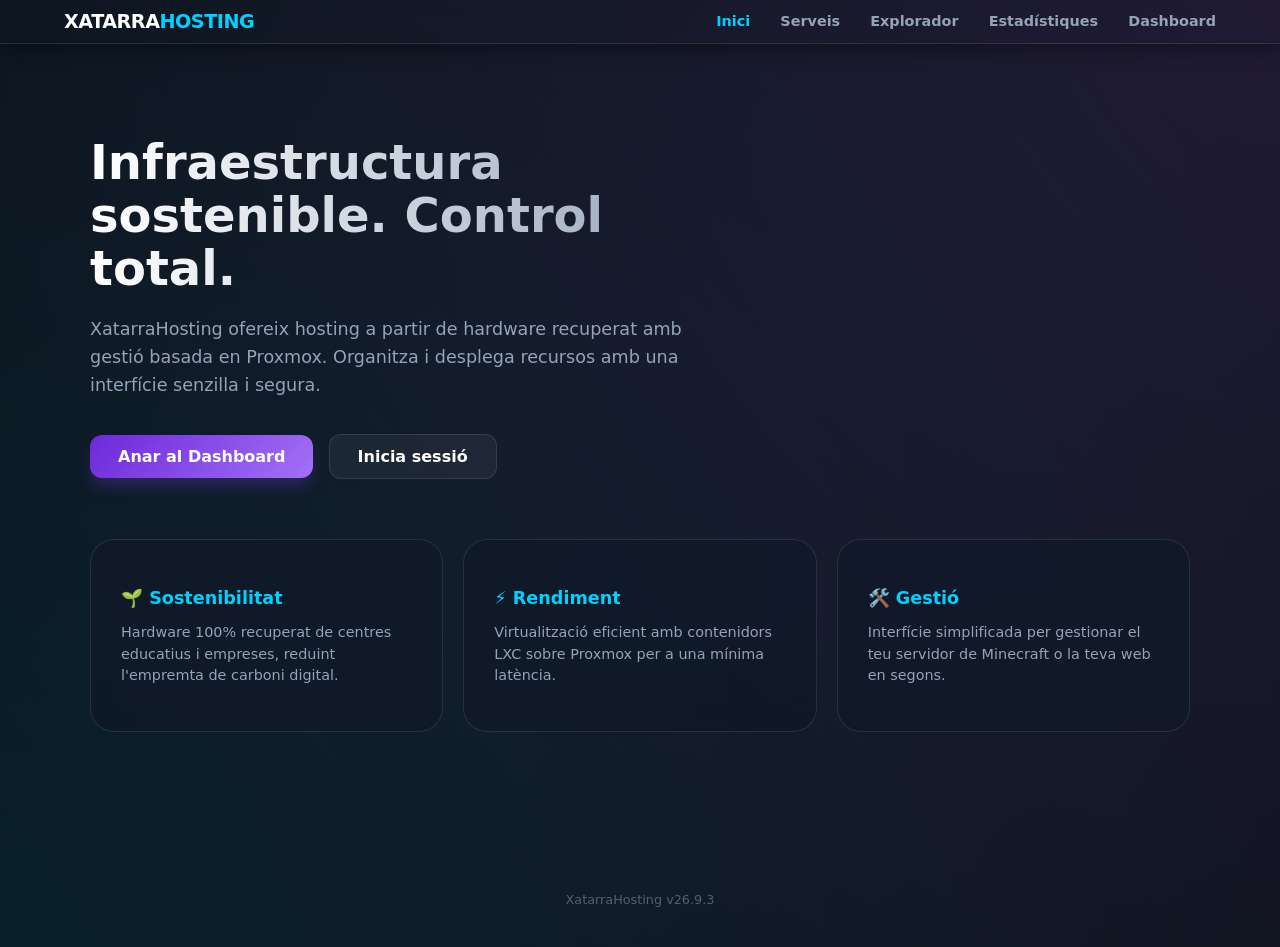
<file: web/index.html>
<!DOCTYPE html>
<!-- Declaración del tipo de documento HTML5 -->
<html lang="ca">
<!-- Inicio del documento HTML, idioma catalán -->
<head>
    <!-- Metadatos y configuración de la página -->
    <meta charset="UTF-8">
    <!-- Codificación de caracteres UTF-8 -->
    <meta name="viewport" content="width=device-width, initial-scale=1.0">
    <!-- Configuración de viewport para dispositivos móviles -->
    <title>XatarraHosting | Sostenibilitat i Control</title>
    <!-- Título de la página -->
    <link rel="stylesheet" href="index.css">

</head>
<body>
    <!-- Barra de navegación -->
	<nav class="">
    		<!-- Logo de la aplicación -->
    		<div class="logo">XATARRA<span style="color: #00d2ff;">HOSTING</span></div>
    
    		<div class="nav-right-container">
        		<!-- Enlaces de navegación -->
        		<div class="nav-links" style="position: relative; height: 21px;">
            		<a href="index.html" style="color: #00d2ff; font-weight: bold;"><b class="">Inici</b></a>
                    <a href="serveis.html" class=""><b>Serveis</b></a>
                    <a href="explorador.html" class=""><b>Explorador</b></a>
            		<a href="statistic.html" class=""><b>Estadístiques</b></a>
            		<a href="dashboard.html" class="" style=""><b>Dashboard</b></a>
        		</div>

        		<!-- Panel de sesión en la navegación (oculto por defecto) -->
        		<div id="session-panel" class="glass-card session-card session-card-nav" style="display: none;">
            			<h3>Sessi  Activa</h3>
            			<span class="user-name">Hola, <span id="display-user" style="color: #a371f7; font-weight: bold;">Usuari</span></span>
            			<div style="display: flex; gap: 8px; justify-content: flex-start; margin-top: 5px;">
                			<button onclick="logout()" class="btn btn-outline">Sortir</button>
                			<a href="dashboard.html" class="btn btn-purple">Panell</a>
            			</div>
        		</div>
   	 </div>
	</nav>

    <!-- Sección principal del hero -->
    <div class="container">
        <div class="hero-content">
            <!-- Título y descripción principal -->
            <h1 class="">Infraestructura sostenible. Control total.</h1>
            <p class="">XatarraHosting ofereix hosting a partir de hardware recuperat amb gestió basada en Proxmox. Organitza i desplega recursos amb una interfície senzilla i segura.</p>
            
            <!-- Acciones del hero: vista para usuarios no logueados -->
            <div id="hero-actions">
    			<div id="logged-out-view" class="">
        			<a href="dashboard.html" class="btn btn-purple">Anar al Dashboard</a>
				<a href="login.html" id="btn-login" class="btn btn-outline">Inicia sessió</a>
			</div>

    			<!-- Panel de sesión en el hero (oculto por defecto) -->
    			<div id="session-panel" class="glass-card session-card" style="display: none;">
        			<h3>Sessió Activa</h3>
        			<span class="user-name">Hola, <span id="display-user" style="color: #a371f7; font-weight: bold;">Usuari</span></span>
        				<div style="display: flex; gap: 10px; justify-content: center; margin-top: 15px;">
            				<button onclick="logout()" class="btn btn-outline">Tancar sessió</button>
            				<a href="dashboard.html" class="btn btn-purple">Dashboard</a>
        				</div>
    			</div>
			</div>
        </div>

        <!-- Nota: Aquí falta cerrar la div .hero-content, pero en el código original parece estar cerrado después -->
    </div>

    <!-- Grid de características -->
    <div class="features-grid" style="">
        <!-- Característica 1: Sostenibilidad -->
        <div class="glass-card feature-item">
            <h3 class="">🌱 Sostenibilitat</h3>
            <p class="">Hardware 100% recuperat de centres educatius i empreses, reduint l'empremta de carboni digital.</p>
        </div>
        <!-- Característica 2: Rendimiento -->
        <div class="glass-card feature-item">
            <h3>⚡ Rendiment</h3>
            <p>Virtualització eficient amb contenidors LXC sobre Proxmox per a una mínima latència.</p>
        </div>
        <!-- Característica 3: Gestión -->
        <div class="glass-card feature-item">
            <h3 class="">🛠️ Gestió</h3>
            <p class="">Interfície simplificada per gestionar el teu servidor de Minecraft o la teva web en segons.</p>
        </div>
    </div>

    <!-- Pie de página -->
    <footer class="">
        XatarraHosting v26.9.3
    </footer>
    
    <!-- Script de autenticación -->
    <script src="auth.js?v=3"></script>
</body>
</html>
</file>
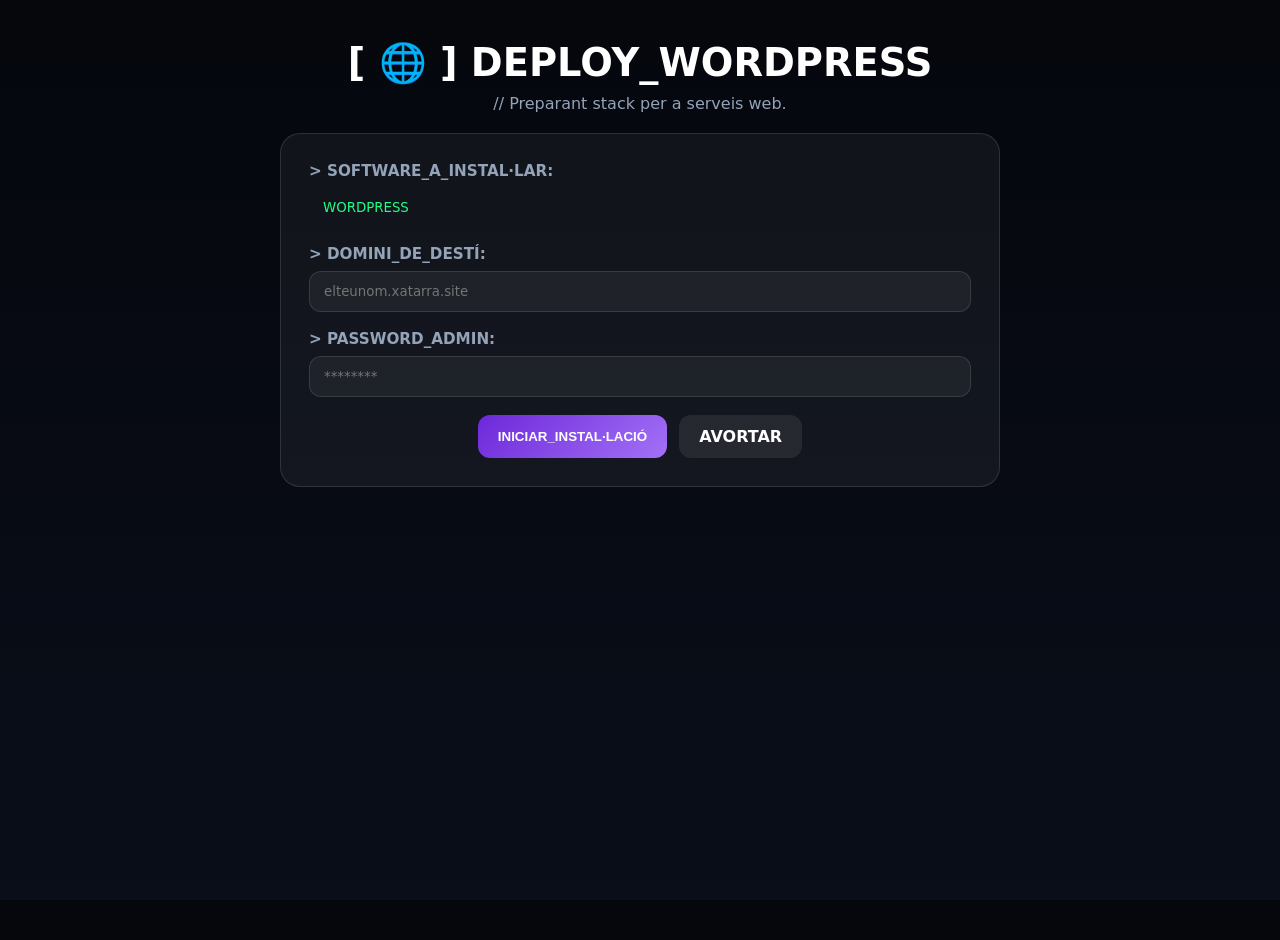
<file: web/web/index.html>
<!DOCTYPE html>
<html lang="ca">
<head>
    <meta charset="UTF-8">
    <link rel="stylesheet" href="index.css">
    <title>Xatarra | Deploy Web</title>
</head>
<body class="deploy-page">
    <div class="container">
        <header class="deploy-header">
            <h1 id="main-title">[ 🌐 ] DEPLOY_WEB</h1>
            <p id="software-desc">// Preparant stack per a serveis web.</p>
        </header>

        <main class="console-box">
            <div class="form-group">
                <label>> SOFTWARE_A_INSTAL·LAR:</label>
                <input type="text" id="soft-display" readonly style="background:transparent; border:none; color:var(--radioactive);">
            </div>
            <div class="form-group">
                <label>> DOMINI_DE_DESTÍ:</label>
                <input type="text" id="domain" placeholder="elteunom.xatarra.site">
            </div>
            <div class="form-group">
                <label>> PASSWORD_ADMIN:</label>
                <input type="password" id="adminpass" placeholder="********">
            </div>
            
            <div class="actions">
                <button onclick="executarDeploy()" class="btn-deploy">INICIAR_INSTAL·LACIÓ</button>
                <a href="../index.html" class="btn-back">AVORTAR</a>
            </div>
        </main>
    </div>

    <script>
        const params = new URLSearchParams(window.location.search);
        const soft = params.get('soft') || 'wordpress';
        
        document.getElementById('soft-display').value = soft.toUpperCase();
        document.getElementById('main-title').innerText = `[ 🌐 ] DEPLOY_${soft.toUpperCase()}`;

        function executarDeploy() {
            const domain = document.getElementById('domain').value;
            if(!domain) return alert("Error: El domini és obligatori.");
            
            // Aquí la petició va a l'API de la .151
            alert(`Connectant amb l'API... Desplegant ${soft} a ${domain}`);
            window.location.href = '../dashboard.html';
        }
    </script>
</body>
</html>
</file>
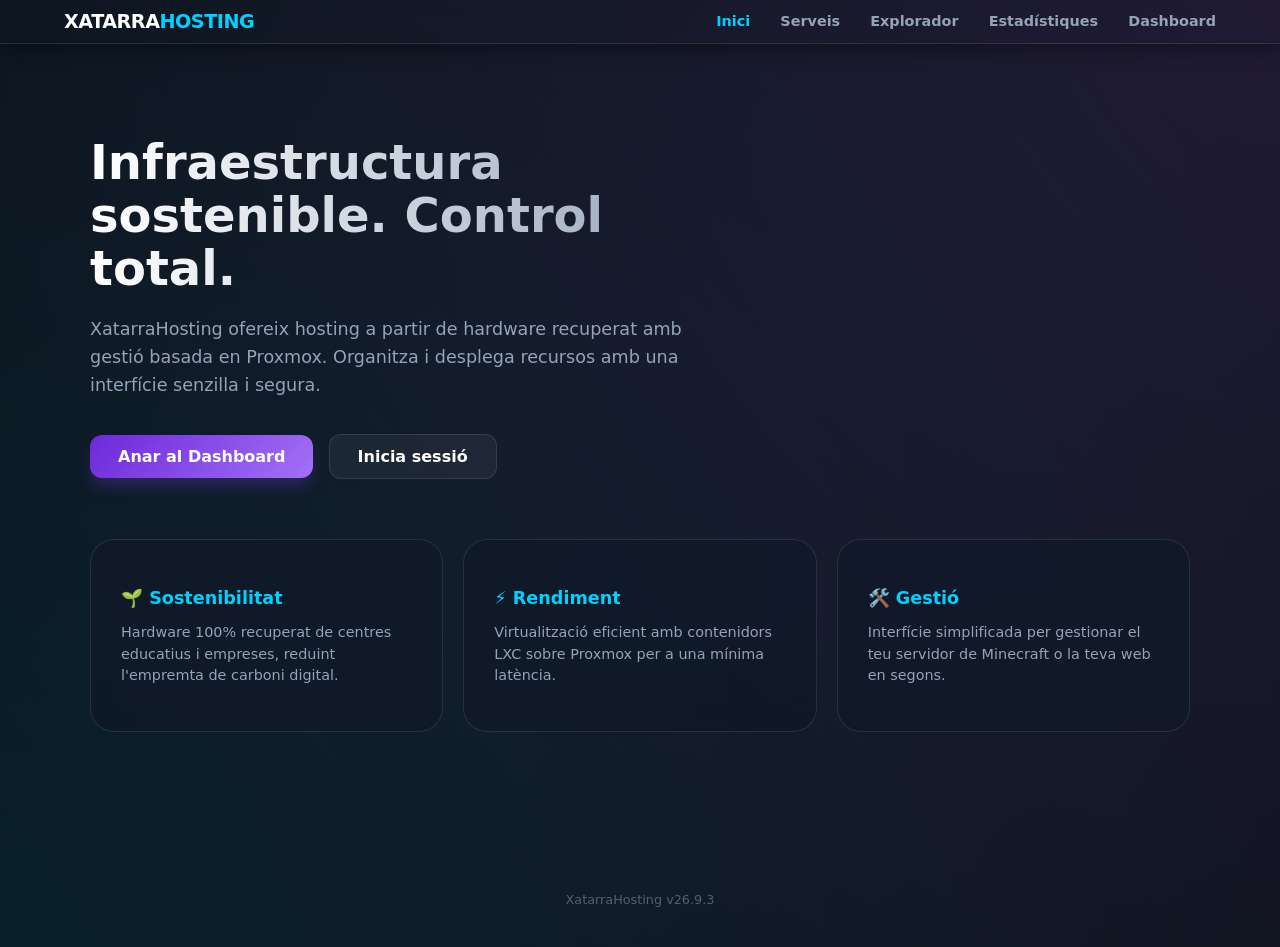
<file: web/dashboard.html>
<!DOCTYPE html>
<html lang="ca">
<head>
    <meta charset="UTF-8">
    <title>Dashboard - XatarraHosting</title>
<link rel="stylesheet" href="style.css">
    <link rel="stylesheet" href="style.css">
    <style>
        .dashboard-grid { display: grid; gap: 20px; padding: 20px; }
        .wizard-overlay {
            display: none; position: fixed; top:0; left:0; width:100%; height:100%;
            background: rgba(0,0,0,0.8); backdrop-filter: blur(10px); z-index: 1000;
        }
        .wizard-card {
            background: var(--card-bg); max-width: 500px; margin: 50px auto;
            padding: 30px; border-radius: 20px; border: 1px solid var(--accent-purple);
        }
        .form-group { margin-bottom: 15px; }
        select, input { width: 100%; padding: 10px; background: rgba(0,0,0,0.3); border: 1px solid var(--border-color); color: white; border-radius: 8px; }
        
        /* INFO CARD - SERVIDOR LIMIT */
        .limit-info-card {
            background: linear-gradient(135deg, rgba(125, 95, 255, 0.1), rgba(179, 55, 113, 0.1));
            border: 1px solid rgba(125, 95, 255, 0.3);
            border-radius: 12px;
            padding: 16px;
            margin-bottom: 20px;
            display: flex;
            align-items: center;
            gap: 15px;
        }
        .limit-info-card .icon { font-size: 2rem; }
        .limit-info-card .info h3 { margin: 0; color: #b33771; font-size: 1rem; }
        .limit-info-card .info p { margin: 5px 0 0 0; color: #aaa; font-size: 0.9rem; }
    </style>
        
    </head>
<script>
    // Bloqueig de seguretat immediat
    if (!localStorage.getItem('github_user')) {
        alert("Accés denegat. Has d'iniciar sessió.");
        window.location.href = "index.html";
    }
</script>
<body>
      <nav class="">
    		<div class="logo">XATARRA<span style="color: #00d2ff;">HOSTING</span></div>
    
    		<div class="nav-right-container">
        		<div class="nav-links" style="position: relative; height: 21px;">
            		<a href="index.html"><b>Inici</b></a>
                    <a href="serveis.html"><b>Serveis</b></a>
                    <a href="explorador.html"><b>Explorador</b></a>
            		<a href="statistic.html"><b>Estadístiques</b></a>
            		<a href="dashboard.html" style="color: #00d2ff; font-weight: bold;"><b>Dashboard</b></a>
        		</div>

        	<div id="session-panel" class="glass-card session-card session-card-nav" style="display: none; background: rgba(17, 25, 40, 0.75); backdrop-filter: blur(12px); border: 1px solid rgba(255, 255, 255, 0.1); border-radius: 24px; padding: 30px; transition: 0.3s;">
            		<h3>Sessi  Activa</h3>
            		<span class="user-name">Hola, <span id="display-user" style="color: #a371f7; font-weight: bold;">Usuari</span></span>
        	</div>
   	 </div>
	</nav>
    <div class="container">
        <header style="display: flex; justify-content: space-between; align-items: center;">
            <h1>El meu panell</h1>
        </header>

        <!-- INFO LIMIT CD SERVIDOR -->
        <div class="limit-info-card" id="limit-info-card">
            <div class="icon">📊</div>
            <div class="info">
                <h3>Plan Gratuït: 1 Servidor</h3>
                <p>Actualment tens <span id="servidor-count">0</span>/1 servidor actiu. Els servidors addicionals es desbloquejaran comprant un plan de pagament (encara no estan actius).</p>
            </div>
        </div>

        <div id="setup-minecraft" style="display: none; background: #1a1a1a; padding: 25px; border-radius: 12px; border: 1px solid #7d5fff; margin-top: 20px; color: white;">
            <h2 style="color: #7d5fff;">🛰️ Configuració Avançada Minecraft</h2>
            <hr style="border: 0.5px solid #333; margin: 15px 0;">

            <div style="display: grid; grid-template-columns: 1fr 1fr; gap: 20px;">
                <div>
                    <label><b>Subdomini del servidor:</b></label><br>
                    <div style="display: flex; align-items: center; gap: 5px;">
                        <input type="text" id="mc-subdomain" placeholder="el-meu-servidor" maxlength="30" style="padding: 10px; width: calc(80% - 5px); background: #000; color: #fff; border: 1px solid #444; border-radius: 5px;" 
                               oninput="validarSubdomini(this)">
                        <span id="subdomain-status" style="font-size: 1.2rem; display: none;">✅</span>
                    </div>
                    <span style="color: #888;">.xatarrahosting.cat</span>
                    <p id="subdomain-error" style="color: #e74c3c; font-size: 0.85rem; margin-top: 5px; display: none;"></p>
                    <p id="subdomain-info" style="color: #888; font-size: 0.85rem; margin-top: 5px;">Max 30 caràcters · Només lletres i números</p>
                    <br>

                    <label><b>Software / Motor:</b></label><br>
                    <select id="mc-software" onchange="actualitzarVersions()" style="padding: 10px; width: 100%; background: #000; color: #fff; border: 1px solid #444; border-radius: 5px;">
                        <option value="paper">PaperMC (Recomanat)</option>
                        <option value="vanilla">Vanilla (Oficial)</option>
                        <option value="forge">Forge (Mods)</option>
                    </select>
                </div>

                <div>
                    <label><b>Versió de Minecraft:</b></label><br>
                    <select id="mc-version" style="padding: 10px; width: 100%; background: #000; color: #fff; border: 1px solid #444; border-radius: 5px;">
                    </select>
                </div>
            </div>

            <br>
            <button id="btn-crear-servidor" onclick="enviarCreacio(event)" style="background: linear-gradient(45deg, #7d5fff, #b33771); color: white; border: none; padding: 12px 30px; border-radius: 8px; font-weight: bold; cursor: pointer; width: 100%; transition: 0.3s; font-size: 1rem;">
                CREAR SERVIDOR
            </button>
            <button type="button" onclick="document.getElementById('setup-minecraft').style.display='none'" style="background:none; border:none; color:gray; cursor:pointer; width:100%; margin-top:10px;">Cancel·lar</button>
        </div>

	<div id="llista-servers" style="margin-top: 20px; display: grid; gap: 15px;">
        <p id="msg-buit">Carregant els teus servidors...</p>
    </div>
 </div>
    <!-- BOTÓ FLOTANT PER CREAR SERVIDOR SI NO EN TÉ CAP -->
    <div id="fab-crear" style="display: none; position: fixed; bottom: 30px; right: 30px; z-index: 900;">
        <button onclick="document.getElementById('setup-minecraft').style.display='block'; document.getElementById('fab-crear').style.display='none';" 
                style="background: linear-gradient(135deg, #7d5fff, #b33771); color: white; border: none; width: 60px; height: 60px; border-radius: 50%; font-size: 1.5rem; cursor: pointer; box-shadow: 0 4px 15px rgba(125,95,255,0.4); transition: 0.3s; display: flex; align-items: center; justify-content: center;"
                onmouseover="this.style.transform='scale(1.1)'; this.style.boxShadow='0 6px 20px rgba(125,95,255,0.6)'"
                onmouseout="this.style.transform='scale(1)'; this.style.boxShadow='0 4px 15px rgba(125,95,255,0.4)'"
                title="Crear servidor Minecraft">
            ➕
        </button>
    </div>
</div> <script src="auth.js?v=999"></script>
<script src="dashboard-logic.js?v=999"></script>
</body>
</html>
</file>
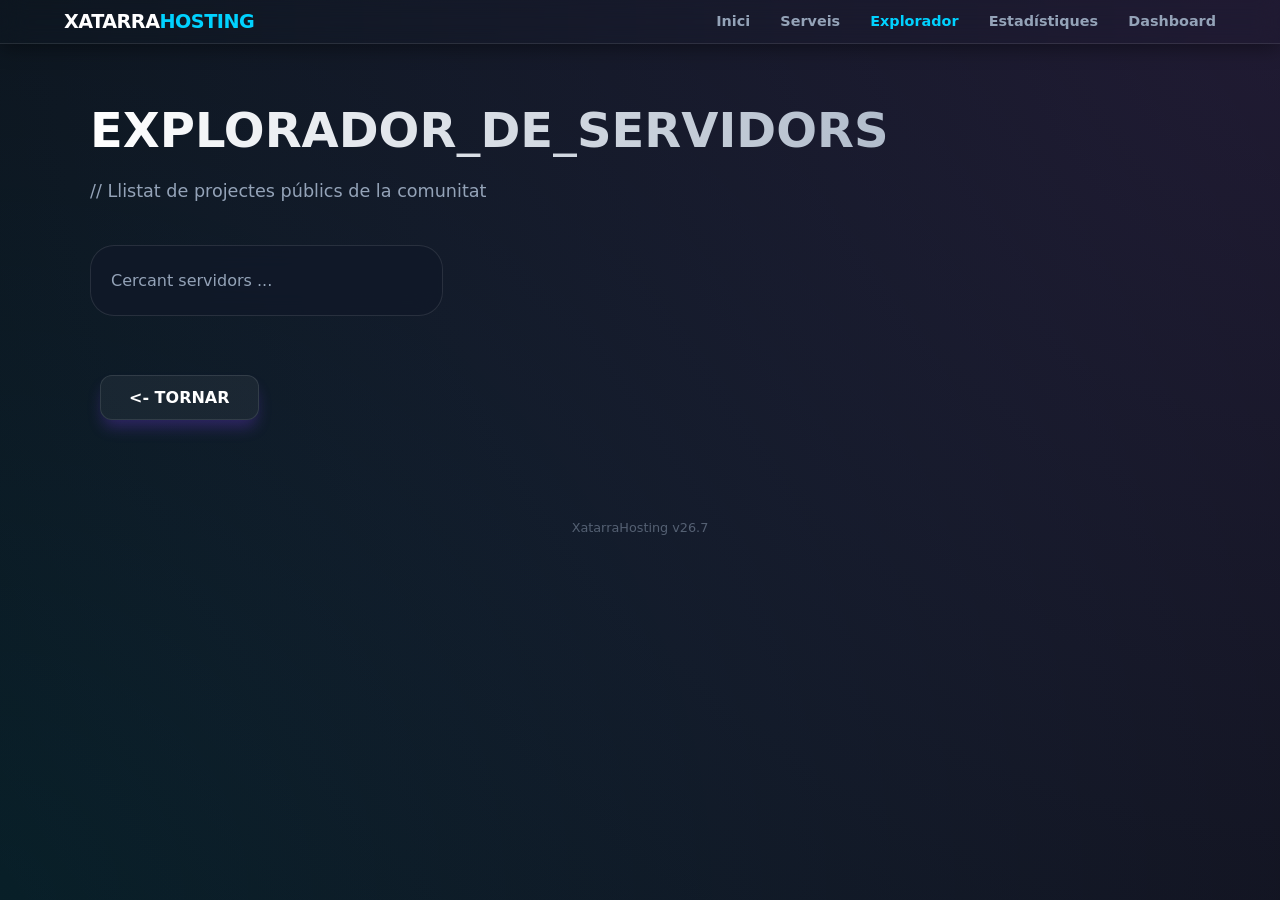
<file: web/explorador.html>
<!DOCTYPE html>
<html lang="ca">
<head>
    <meta charset="UTF-8">
    <meta name="viewport" content="width=device-width, initial-scale=1.0">
    <title>XatarraHosting | Explorador</title>
    
    <style>
        :root {
            --bg-dark: #090b10;
            --card-bg: rgba(17, 25, 40, 0.75);
            --border-color: rgba(255, 255, 255, 0.1);
            --accent-cian: #00d2ff;
            --accent-purple: #a371f7;
            --text-main: #ffffff;
            --text-dim: #94a3b8;
        }

        body {
            font-family: 'Inter', system-ui, sans-serif;
            background-color: var(--bg-dark);
            background-image: radial-gradient(circle at top right, rgba(163, 113, 247, 0.15), transparent),
                              radial-gradient(circle at bottom left, rgba(0, 210, 255, 0.1), transparent);
            color: var(--text-main);
            margin: 0;
            min-height: 100vh;
        }

/* NAVEGACIÓ ESTIL GLASS I STICKY */
nav {
    display: flex;
    justify-content: space-between;
    align-items: center;
    padding: 10px 8%;
    
    /* EL MOVIMENT STICKY */
    position: sticky;
    top: 0;
    width: 100%;
    z-index: 1000;
    
    /* ESTIL VISUAL */
    background: rgba(9, 11, 16,); /* Mateix fons que el body però amb opacitat */
    backdrop-filter: blur(12px);
    -webkit-backdrop-filter: blur(12px);
    border-bottom: 1px solid var(--border-color);
    box-shadow: 0 4px 20px rgba(0, 0, 0, 0.4);
    
    box-sizing: border-box; /* Perquè el padding no ens eixampli el 100% */
}

.logo { 
    font-weight: 800; 
    letter-spacing: -0.5px; 
    font-size: 1.2rem; 
    color: var(--text-main); 
}

/* Això farà que la paraula HOSTING torni a ser blava */
.logo span { 
    color: var(--accent-cian); 
}

        .nav-links a {
            color: var(--text-dim);
            text-decoration: none;
            margin-left: 25px;
            font-size: 0.9rem;
            font-weight: 500;
            transition: 0.3s;
        }

        .nav-links a:hover { color: var(--text-main); }
	
	/* Ajust per al nav perquè contingui la sessió a la dreta */
	nav {
   	padding: 10px 5%; /* Una mica més estret per encabir-ho tot */
	}

	.nav-right-container {
    	display: flex;
    	align-items: center;
    	gap: 20px;
	}

	/* Versió compacta de la session-card per a la barra superior */
	.session-card-nav {
    	padding: 10px 20px !important;
    	border-radius: 15px !important;
    	margin: 0 !important;
    	text-align: left !important;
    	font-size: 0.8rem;
	}

	.session-card-nav h3 {
    	display: none; /* Amaguem el títol "Sessió Activa" per guanyar espai */
	}

	.session-card-nav .user-name {
    	font-size: 0.9rem !important;
    	margin-bottom: 5px !important;
	}

	.session-card-nav .btn {
   	 padding: 5px 12px !important;
    	font-size: 0.75rem !important;
   	 border-radius: 8px !important;
	}

        /* CARDS ESTIL GLASSMORPHISM */
        .glass-card {
            background: var(--card-bg);
            backdrop-filter: blur(12px);
            border: 1px solid var(--border-color);
            border-radius: 24px;
            padding: 30px;
            transition: 0.3s;
        }

        .glass-card:hover { border-color: rgba(255,255,255,0.2); transform: translateY(-5px); }

        /* BOTONS AMB DEGRADAT */
        .btn {
            padding: 12px 28px;
            border-radius: 12px;
            font-weight: 600;
            text-decoration: none;
            display: inline-block;
            transition: 0.3s;
            border: none;
            cursor: pointer;
            background: linear-gradient(135deg, #6d28d9, #a371f7);
            color: white;
            box-shadow: 0 10px 15px -3px rgba(124, 58, 237, 0.3);
        }

        .btn-outline {
            background: rgba(255,255,255,0.05);
            color: white;
            border: 1px solid var(--border-color);
            margin-left: 10px;
        }

        .btn-outline:hover { background: rgba(255,255,255,0.1); }

        .container {
            max-width: 1100px;
            margin: 60px auto;
            padding: 0 20px;
        }

        .main-header h1 {
            font-size: 3rem;
            font-weight: 800;
            line-height: 1.1;
            margin-bottom: 20px;
            background: linear-gradient(to right, #fff, #94a3b8);
            background-clip: text;
            -webkit-background-clip: text;
            -webkit-text-fill-color: transparent;
        }

        .main-header p {
            color: var(--text-dim);
            font-size: 1.1rem;
            line-height: 1.6;
            margin-bottom: 35px;
        }

        .grid-cards {
            display: grid;
            grid-template-columns: repeat(auto-fill, minmax(300px, 1fr));
            gap: 20px;
            margin: 40px 0;
        }

        .card {
            background: var(--card-bg);
            backdrop-filter: blur(12px);
            border: 1px solid var(--border-color);
            border-radius: 24px;
            padding: 20px;
            transition: 0.3s;
        }

        .card:hover { border-color: rgba(255,255,255,0.2); transform: translateY(-5px); }

        .card h3 { color: var(--accent-cian); margin-bottom: 10px; }
        .card p { color: var(--text-dim); margin: 5px 0; }

        .console-box {
            background: rgba(0,0,0,0.3);
            border: 1px solid var(--border-color);
            border-radius: 8px;
            margin: 10px 0;
            font-family: monospace;
        }

        footer { text-align: center; color: var(--text-dim); font-size: 0.8rem; padding: 40px; opacity: 0.5; }
    </style>
</head>
<body>
    <nav class="">
        <div class="logo">XATARRA<span>HOSTING</span></div>
    
        <div class="nav-right-container">
            <div class="nav-links" style="position: relative; height: 21px;">
                <a href="index.html"><b>Inici</b></a>
                <a href="serveis.html"><b>Serveis</b></a>
                <a href="explorador.html" style="color: #00d2ff; font-weight: bold;"><b>Explorador</b></a>
                <a href="statistic.html"><b>Estadístiques</b></a>
                <a href="dashboard.html"><b>Dashboard</b></a>
            </div>

            <div id="session-panel" class="glass-card session-card session-card-nav" style="display: none;">
                <h3>Sessi  Activa</h3>
                <span class="user-name" style="font-weight: bold;">Hola, <span id="display-user" style="color: #a371f7; font-weight: bold;">Usuari</span></span>
                </div>
            </div>
        </div>
    </nav>

    <div class="container">
        <header class="main-header">
            <h1>EXPLORADOR<span>_DE_SERVIDORS</span></h1>
            <p>// Llistat de projectes públics de la comunitat</p>
        </header>

        <section class="grid-cards" id="lista-publica">
            <div class="card animate-flicker">
                <p>Cercant servidors ...</p>
            </div>
        </section>

        <br>
        <a href="index.html" class="btn btn-outline"><- TORNAR</a>
    </div>

    <footer class="">
        XatarraHosting v26.7
    </footer>

    <script src="auth.js?v=3"></script>
    <script>
        async function carregarServidors() {
            try {
                const response = await fetch('http://192.168.1.151:3000/api/public-servers');
                const servidors = await response.json();
                
                const llista = document.getElementById('lista-publica');
                llista.innerHTML = ''; // Netegem el missatge de càrrega

                if (servidors.length === 0) {
                    llista.innerHTML = '<p>No hi ha servidors públics actualment.</p>';
                    return;
                }

                servidors.forEach(s => {
                    const icona = s.type === 'minecraft' ? '⛏️' : '🌐';
                    const card = `
                        <div class="card">
                            <h3>${icona} ${s.server_name}</h3>
                            <p>Tipus: ${s.type.toUpperCase()}</p>
                            <p>VMID: ${s.vmid}</p>
                            <div class="console-box" style="padding:10px; font-size:0.8rem;">
                                IP: 192.168.1.150:${s.vmid}
                            </div>
                            <button class="btn" onclick="alert('Connectant...')">UNIR-SE</button>
                        </div>
                    `;
                    llista.innerHTML += card;
                });
            } catch (error) {
                console.error("Error carregant l'explorador:", error);
            }
        }

        carregarServidors();
    </script>
</body>
</html>
</file>
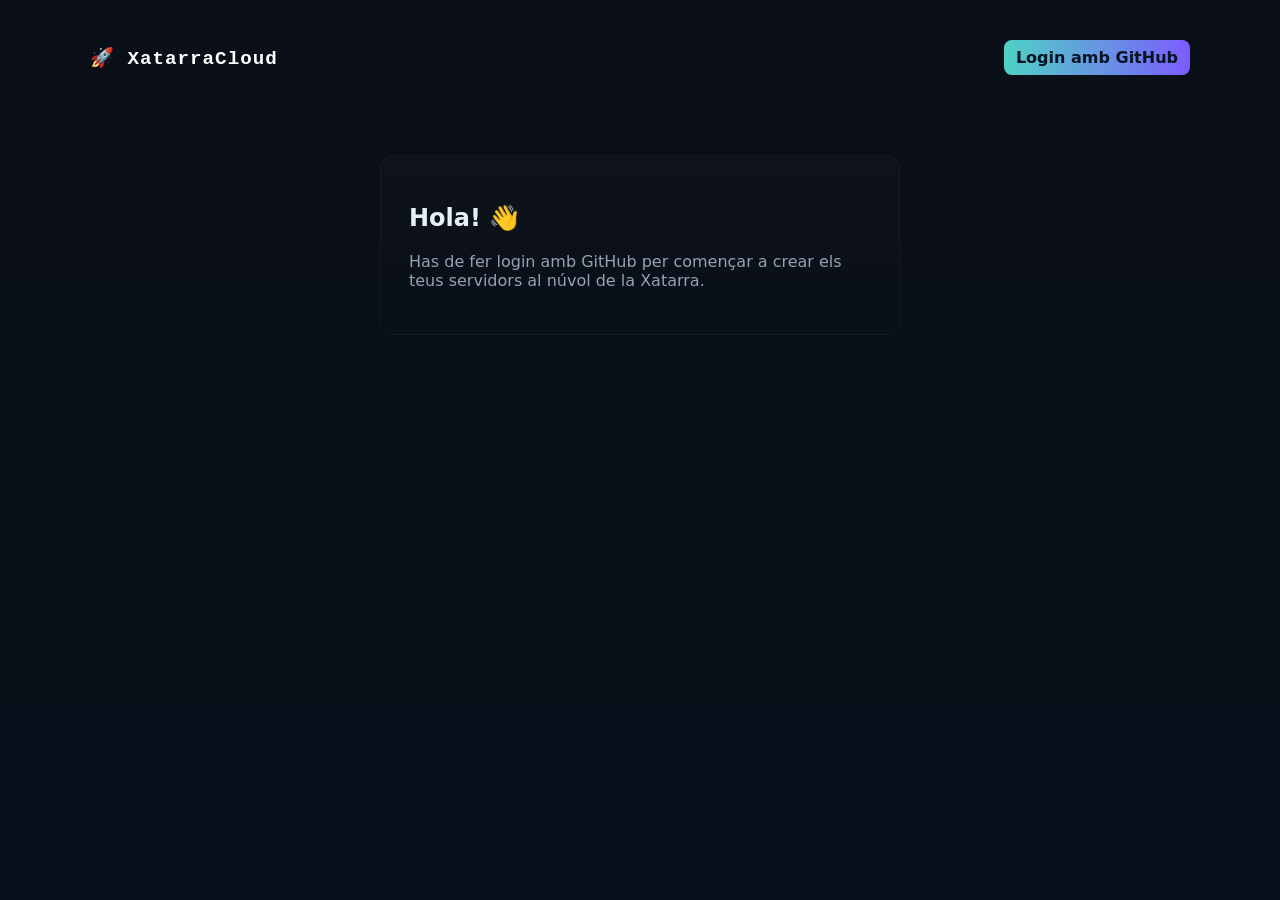
<file: web/login.html>
<!doctype html>
<html lang="ca">
    <head>
        <meta charset="utf-8" />
        <meta name="viewport" content="width=device-width,initial-scale=1" />
        <title>XatarraCloud — Panell</title>
        <link rel="stylesheet" href="style.css">
    </head>
    <body>
        <header class="site-header">
            <div class="container nav">
                <div class="brand">
                    <div class="logo">🚀 XatarraCloud</div>
                </div>
                <div id="nav-auth">
                    <a id="login-btn" class="btn primary" href="https://api.xatarrahosting.cat/auth/github/callback">Login amb GitHub</a>
                </div>
            </div>
        </header>

        <main class="container" style="padding:40px 0">
            <div class="auth-card">
                <div id="app-content" style="display:none">
                    <div id="user-info" style="margin-bottom:18px">
                        Benvingut, <span id="username" style="font-weight:700"></span>!
                    </div>

                    <h3>Crear Nou Servidor Minecraft</h3>
                    <div class="form-row">
                        <label>Nom del servidor</label>
                        <input id="serverName" placeholder="El meu Survival">
                    </div>
                    <div class="form-row">
                        <label>Memòria RAM (GB)</label>
                        <select id="serverRam"><option value="2">2 GB</option><option value="4">4 GB</option><option value="8">8 GB</option></select>
                    </div>
                    <div class="form-row">
                        <label>Versió</label>
                        <select id="serverVersion"><option value="1.20.1">1.20.1 (Recomanat)</option><option value="1.19.4">1.19.4</option><option value="1.18.2">1.18.2</option></select>
                    </div>
                    <div style="margin-top:14px">
                        <button id="deployBtn" class="btn primary" onclick="deployServer()">Crear servidor</button>
                    </div>

                    <hr style="margin:26px 0;border:none;border-top:1px solid rgba(255,255,255,0.04)">
                    <h3>Els meus servidors</h3>
                    <div id="server-list" class="small muted">Carregant servidors...</div>
                </div>

                <div id="login-msg">
                    <h2>Hola! 👋</h2>
                    <p class="muted">Has de fer login amb GitHub per començar a crear els teus servidors al núvol de la Xatarra.</p>
                </div>
            </div>
        </main>

	<script src="auth.js?v=3"></script>
    </body>
</html>
</file>
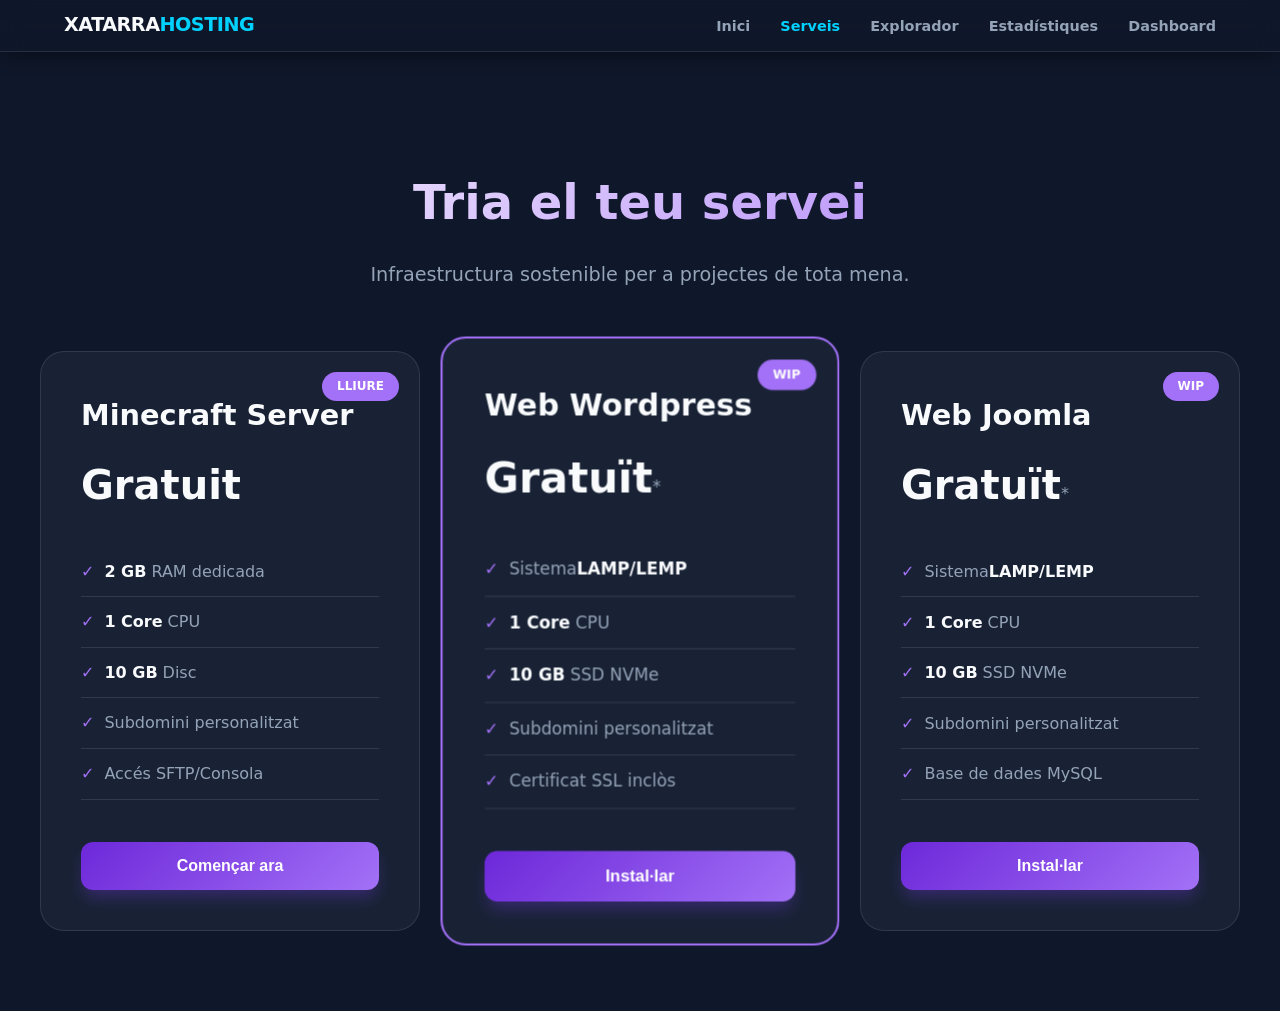
<file: web/serveis.html>
<!DOCTYPE html>
<html lang="ca">
<head>
    <meta charset="UTF-8">
    <meta name="viewport" content="width=device-width, initial-scale=1.0">
<style>
/* NAVEGACI ^s ESTIL GLASS I STICKY */
nav {
    display: flex;
    justify-content: space-between;
    align-items: center;
    padding: 10px 8%;

    /* EL MOVIMENT STICKY */
    position: sticky;
    top: 0;
    width: 100%;
    z-index: 1000;

    /* ESTIL VISUAL */
    background: rgba(9, 11, 16,); /* Mateix fons que el body per   amb opacitat */
    backdrop-filter: blur(12px);
    -webkit-backdrop-filter: blur(12px);
    border-bottom: 1px solid var(--border-color);
    box-shadow: 0 4px 20px rgba(0, 0, 0, 0.4);

    box-sizing: border-box; /* Perqu   el padding no ens eixampli el 100% */
}

.logo {
    font-weight: 800;
    letter-spacing: -0.5px;
    font-size: 1.2rem;
    color: var(--text-main);
}
        .nav-links a {
            color: var(--text-dim);
            text-decoration: none;
            margin-left: 25px;
            font-size: 0.9rem;
            font-weight: 500;
            transition: 0.3s;
        }
 
        .nav-links a:hover { color: var(--text-main); }

        /* Ajust per al nav perqu   contingui la sessi   a la dreta */
        nav {
        padding: 10px 5%; /* Una mica m  s estret per encabir-ho tot */
        }

        .nav-right-container {
        display: flex;
        align-items: center;
        gap: 20px;
        }

        /* Versi   compacta de la session-card per a la barra superior */
        .session-card-nav {
        padding: 10px 20px !important;
        border-radius: 15px !important;
        margin: 0 !important;
        text-align: left !important;
        font-size: 0.8rem;
        }

        .session-card-nav h3 {
        display: none; /* Amaguem el t  tol "Sessi   Activa" per guanyar espai */
        }

        .session-card-nav .user-name {
        font-size: 0.9rem !important;
        margin-bottom: 5px !important;
        }

        .session-card-nav .btn {
         padding: 5px 12px !important;
        font-size: 0.75rem !important;
         border-radius: 8px !important;
        }

  /* BOTONS AMB DEGRADAT */
        .btn {
            padding: 12px 28px;
            border-radius: 12px;
            font-weight: 600;
            text-decoration: none;
            display: inline-block;
            transition: 0.3s;
            border: none;
            cursor: pointer;
        }

        .btn-purple {
            background: linear-gradient(135deg, #6d28d9, #a371f7);
            color: white;
            box-shadow: 0 10px 15px -3px rgba(124, 58, 237, 0.3);
        }

        .btn-outline {
            background: rgba(255,255,255,0.05);
            color: white;
            border: 1px solid var(--border-color);
            margin-left: 10px;
        }

        .btn-outline:hover { background: rgba(255,255,255,0.1); }

        /* CARDS ESTIL GLASSMORPHISM */
        .glass-card {
            background: var(--card-bg);
            backdrop-filter: blur(12px);
            border: 1px solid var(--border-color);
            border-radius: 24px;
            padding: 30px;
            transition: 0.3s;
        }

        .glass-card:hover { border-color: rgba(255,255,255,0.2); transform: translateY(-5px); }

        /* INFO DE SESSI ^s (CARD DRETA) */
        .session-card {
            height: fit-content;
            text-align: center;
        }

        .session-card h3 { font-size: 0.8rem; text-transform: uppercase; color: var(--text-dim); margin-bottom: 15px; }
        .session-card .user-name { font-size: 1.2rem; font-weight: 700; margin-bottom: 20px; display: block; }

        :root {
            --bg-color: #0f172a;
            --card-bg: rgba(30, 41, 59, 0.7);
            --text-main: #f8fafc;
            --text-dim: #94a3b8;
            --border-color: rgba(255, 255, 255, 0.1);
            --accent-purple: #a371f7;
        }

        body {
            font-family: 'Inter', system-ui, sans-serif;
            background-color: var(--bg-color);
            color: var(--text-main);
            margin: 0;
            line-height: 1.6;
        }

        .container {
            max-width: 1200px;
            margin: 0 auto;
            padding: 80px 20px;
        }

        h1 {
            text-align: center;
            font-size: 3rem;
            margin-bottom: 10px;
            background: linear-gradient(135deg, #fff, var(--accent-purple));
            -webkit-background-clip: text;
            background-clip: text;
            -webkit-text-fill-color: transparent;
        }

        .subtitle {
            text-align: center;
            color: var(--text-dim);
            margin-bottom: 60px;
            font-size: 1.2rem;
        }

        /* GRID DE PLANS */
        .plans-grid {
            display: grid;
            grid-template-columns: repeat(auto-fit, minmax(320px, 1fr));
            gap: 30px;
        }

        /* TARGETES GLASSMORPHISM */
        .plan-card {
            background: var(--card-bg);
            backdrop-filter: blur(12px);
            border: 1px solid var(--border-color);
            border-radius: 24px;
            padding: 40px;
            transition: 0.3s ease;
            display: flex;
            flex-direction: column;
            position: relative;
            overflow: hidden;
        }

        .plan-card:hover {
            border-color: rgba(163, 113, 247, 0.4);
            transform: translateY(-10px);
            box-shadow: 0 20px 40px rgba(0, 0, 0, 0.3);
        }

        .plan-card.popular {
            border: 2px solid var(--accent-purple);
            scale: 1.05;
        }

        .badge {
            position: absolute;
            top: 20px;
            right: 20px;
            background: var(--accent-purple);
            color: white;
            padding: 5px 15px;
            border-radius: 20px;
            font-size: 0.75rem;
            font-weight: bold;
            text-transform: uppercase;
        }

        /* CONTINGUT DEL PLA */
        .plan-card h3 {
            font-size: 1.8rem;
            margin: 0 0 15px 0;
        }

        .price {
            font-size: 2.5rem;
            font-weight: 800;
            margin-bottom: 30px;
        }

        .price span {
            font-size: 1rem;
            color: var(--text-dim);
            font-weight: 400;
        }

        .features {
            list-style: none;
            padding: 0;
            margin: 0 0 40px 0;
            flex-grow: 1;
        }

        .features li {
            padding: 12px 0;
            border-bottom: 1px solid var(--border-color);
            color: var(--text-dim);
            display: flex;
            align-items: center;
        }

        .features li::before {
            content: "✓";
            color: var(--accent-purple);
            margin-right: 10px;
            font-weight: bold;
        }

        .features li strong {
            color: var(--text-main);
            margin-right: 5px;
        }

        /* BOTONS AMB DEGRADAT */
        .btn {
            padding: 15px 28px;
            border-radius: 12px;
            font-weight: 600;
            text-decoration: none;
            display: inline-block;
            transition: 0.3s;
            border: none;
            cursor: pointer;
            text-align: center;
            font-size: 1rem;
        }

        .btn-purple {
            background: linear-gradient(135deg, #6d28d9, #a371f7);
            color: white;
            box-shadow: 0 10px 15px -3px rgba(124, 58, 237, 0.3);
        }

        .btn-purple:hover {
            opacity: 0.9;
            transform: scale(1.02);
        }

        @media (max-width: 768px) {
            .plan-card.popular {
                scale: 1;
            }
            h1 { font-size: 2.2rem; }
        }
    </style>
</head>
<body>

<nav>
              <div class="logo">XATARRA<span style="color: #00d2ff;">HOSTING</span></div>

                <div class="nav-right-container">
                <div class="nav-links">
                        <a href="index.html"><b>Inici</b></a>
                        <a href="serveis.html" style="color: #00d2ff; font-weight: bold;"><b>Serveis</b></a>
                        <a href="explorador.html"><b>Explorador</b></a>
                        <a href="statistic.html"><b>Estadístiques</b></a>
                        <a href="dashboard.html"><b>Dashboard</b></a>
                </div>

                <div id="session-panel" class="glass-card session-card session-card-nav" style="display: none;">
                        <h3>Sessi  Activa</h3>
                        <span class="user-name">Hola, <span id="display-user" style="color: #a371f7; font-weight: bold;">Usuari</span></span>
                </div>
         </div>
        </nav>
    <div class="container">
        <h1>Tria el teu servei</h1>
        <p class="subtitle">Infraestructura sostenible per a projectes de tota mena.</p>

        <div class="plans-grid">
            <div class="plan-card">
                <div class="badge">Lliure</div>
                <h3>Minecraft Server</h3>
                <div class="price">Gratuit</div>
                <ul class="features">
                    <li><strong>2 GB</strong> RAM dedicada</li>
                    <li><strong>1 Core</strong> CPU</li>
                    <li><strong>10 GB</strong> Disc</li>
                    <li>Subdomini personalitzat</li>
                    <li>Accés SFTP/Consola</li>
                </ul>
	<button type="button" onclick="contractarPla('minecraft')" class="btn btn-purple">
    Començar ara
		</button>
            </div>

            <div class="plan-card popular">
                <div class="badge">WIP</div>
                <h3>Web Wordpress</h3>
                <div class="price">Gratuït<span>*</span></div>
                <ul class="features">
                    <li>Sistema <strong>LAMP/LEMP</strong></li>
                    <li><strong>1 Core</strong> CPU</li>
                    <li><strong>10 GB</strong> SSD NVMe</li>
                    <li>Subdomini personalitzat</li>
                    <li>Certificat SSL inclòs</li>
                </ul>
                <button onclick="contractarPla('Wordpress')" class="btn btn-purple">Instal·lar</button>
            </div>

            <div class="plan-card">
                <div class="badge">WIP</div>
                <h3>Web Joomla</h3>
                <div class="price">Gratuït<span>*</span></div>
                <ul class="features">
                    <li>Sistema <strong>LAMP/LEMP</strong></li>
                    <li><strong>1 Core</strong> CPU</li>
                    <li><strong>10 GB</strong> SSD NVMe</li>
                    <li>Subdomini personalitzat</li>
                    <li>Base de dades MySQL</li>
                </ul>
                <button onclick="contractarPla('Joomla')" class="btn btn-purple">Instal·lar</button>
            </div>
        </div>
    </div>
<script src="auth.js?v=999"></script>

<script>
function contractarPla(nomPla, event) {
    if (event) event.preventDefault();

    const user = localStorage.getItem('github_user');
    if (!user) {
        alert("Primer has d'iniciar sessió!");
        window.location.href = "index.html";
        return;
    }

    // Aquesta és la ruta que a tu et funciona manualment
    const ruta = "dashboard.html?user=" + user + "&setup=" + nomPla.toLowerCase();
    
    console.log("Anant a:", ruta);
    window.location.href = ruta;
}
</script>
</body>
</html>
</file>
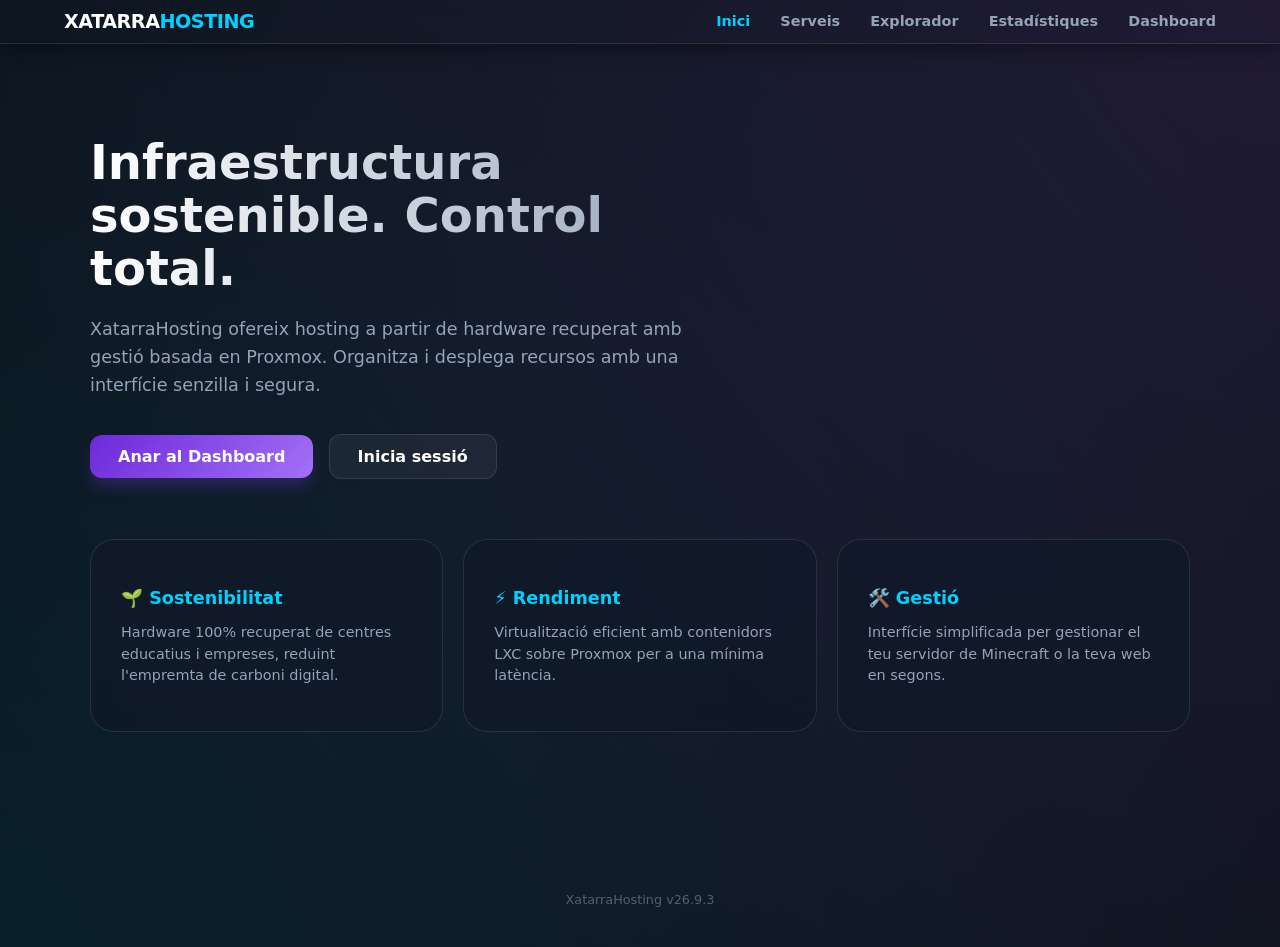
<file: web/minecraft/manage.html>
<!DOCTYPE html>
<html lang="ca">
<head>
    <meta charset="UTF-8">
    <meta name="viewport" content="width=device-width, initial-scale=1.0">
    <title>Gestió del Servidor - XatarraCloud</title>
    <link rel="stylesheet" href="manage.css">
</head>
<body>
          <nav class="">
    		<div class="logo">XATARRA<span style="color: #00d2ff;">HOSTING</span></div>
    
    		<div class="nav-right-container">
        		<div class="nav-links" style="position: relative; height: 21px;">
            		<a href="../index.html"><b>Inici</b></a>
                    <a href="../serveis.html"><b>Serveis</b></a>
                    <a href="../explorador.html"><b>Explorador</b></a>
            		<a href="../statistic.html"><b>Estadístiques</b></a>
            		<a href="../dashboard.html" style="color: #00d2ff; font-weight: bold;"><b>Dashboard</b></a>
        		</div>

        	<div id="session-panel" class="glass-card session-card session-card-nav" style="display: none; background: rgba(17, 25, 40, 0.75); backdrop-filter: blur(12px); border: 1px solid rgba(255, 255, 255, 0.1); border-radius: 24px; padding: 30px; transition: 0.3s;">
            		<h3>Sessi  Activa</h3>
            		<span class="user-name">Hola, <span id="display-user" style="color: #a371f7; font-weight: bold;">Usuari</span></span>
        	</div>
   	 </div>
	</nav>
    <div class="container" style="display: flex; gap: 20px; max-width: 1200px; margin: 0 auto; padding: 20px;">
        
        <aside style="width: 250px; background: rgba(0,0,0,0.2); padding: 20px; border-radius: 10px;">
            <h2 style="color: #36ce75;">XatarraCloud</h2>
            <hr style="border: 0; border-top: 1px solid rgba(255,255,255,0.1); margin: 20px 0;">
            <ul style="list-style: none; padding: 0;">
                <li style="margin-bottom: 15px; color: #36ce75;"><strong>💻 Consola</strong></li>
                <li id="btn-fitxers" style="margin-bottom: 15px; cursor: pointer; transition: 0.3s;" onclick="openFileManager()">📁 Gestor de Fitxers</li>
                <li style="cursor: pointer; opacity: 0.4; margin-bottom: 15px;">⚙️ Configuració</li>
            </ul>
            <br>
            <button onclick="window.location.href='../dashboard.html'" style="width: 100%; padding: 10px; background: #333; color: white; border: none; border-radius: 6px; cursor: pointer;">⬅ Tornar al Panell</button>
        </aside>

        <main style="flex-grow: 1;">
            
            <div style="display: flex; justify-content: space-between; align-items: center; margin-bottom: 20px;">
                <h1 id="server-title" style="margin: 0;">Carregant...</h1>
                
                <div style="display: flex; gap: 10px;">
                    <button id="btn-iniciar" onclick="controlServer('start')" 
                            style="background: #36ce75; color: #090b10; border: none; padding: 10px 20px; border-radius: 6px; cursor: pointer; font-weight: bold;">
                        Iniciar
                    </button>
                    <button id="btn-reiniciar" onclick="controlServer('restart')" 
                            style="background: #f1c40f; color: #090b10; border: none; padding: 10px 20px; border-radius: 6px; cursor: pointer; font-weight: bold;">
                        Reiniciar
                    </button>
                    <button id="btn-aturar" onclick="controlServer('stop')" 
                            style="background: #e74c3c; color: white; border: none; padding: 10px 20px; border-radius: 6px; cursor: pointer; font-weight: bold;">
                        Aturar
                    </button>
                </div>
            </div>

            <div id="terminal" style="background: #000; color: #36ce75; font-family: 'Courier New', monospace; padding: 20px; border-radius: 10px; height: 450px; overflow-y: auto; font-size: 14px; line-height: 1.4; border: 1px solid #333;">
                <div>[SISTEMA] Connectant amb la consola de XatarraCloud...</div>
            </div>

            <div style="margin-top: 15px; display: flex; gap: 10px; background: rgba(0,0,0,0.2); padding: 10px; border-radius: 8px;">
                <input type="text" id="console-input" placeholder="Escriu una comanda (ex: op elvilax)..." 
                       style="flex-grow: 1; padding: 12px; border: none; border-radius: 4px; background: #1a1d24; color: white; outline: none;">
                <button onclick="sendCommand()" style="background: #36ce75; color: #090b10; border: none; padding: 0 25px; border-radius: 4px; cursor: pointer; font-weight: bold;">
                    Enviar
                </button>
            </div>
        </main>
    </div>

    <script src="https://api.xatarrahosting.cat/socket.io/socket.io.js"></script>
    <script src="manage.js?=999"></script>
    <script src="../auth.js?v=999"></script>
</body>
</html>
</file>
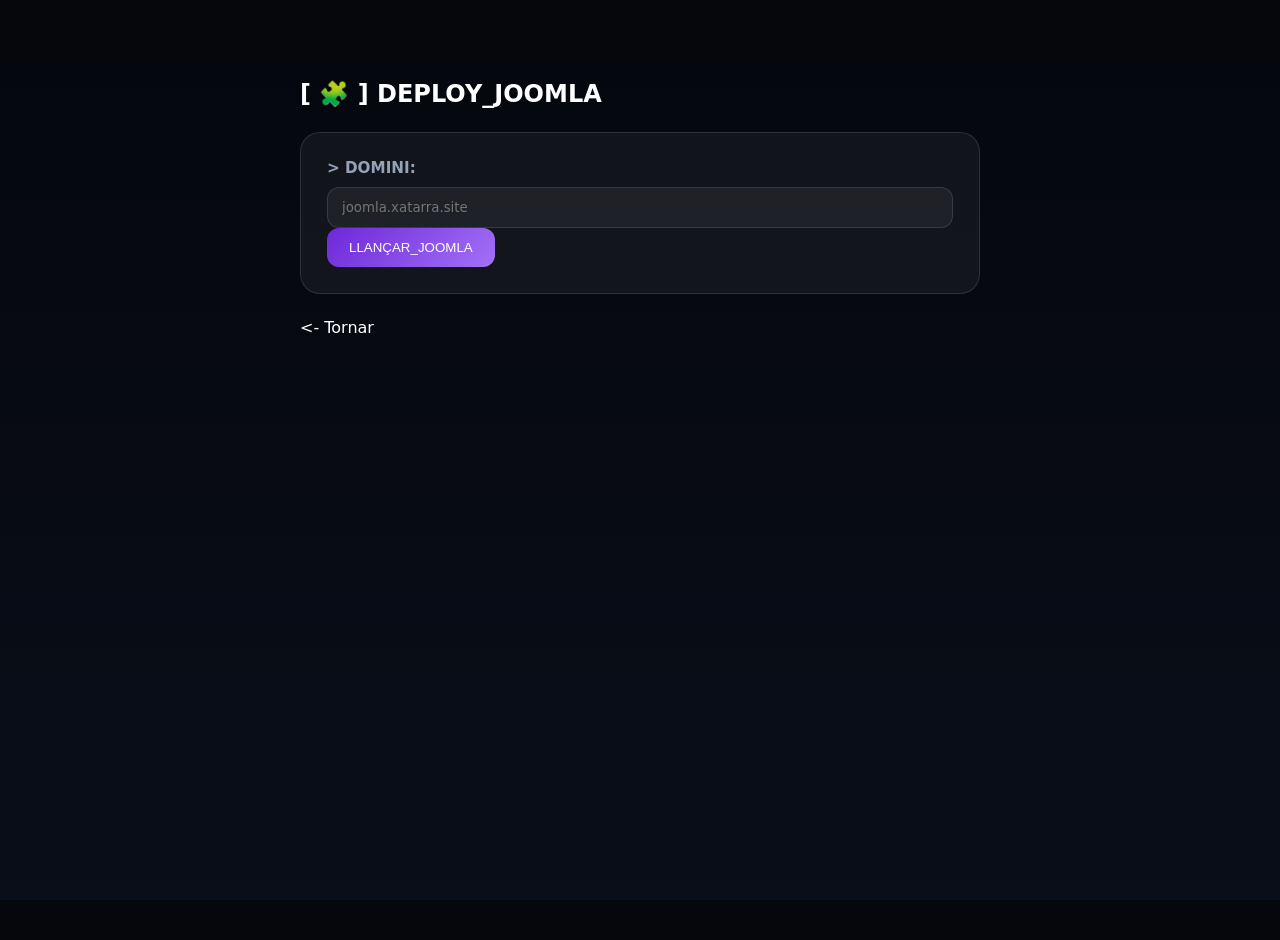
<file: web/web/joomla.html>
<!DOCTYPE html>
<html lang="ca">
<head>
    <link rel="stylesheet" href="joomla.css">
    <title>Xatarra | Deploy Joomla</title>
</head>
<body>
    <div class="container">
        <h2>[ 🧩 ] DEPLOY_JOOMLA</h2>
        <div class="console-box">
            <label>> DOMINI:</label>
            <input type="text" id="domain" placeholder="joomla.xatarra.site">
            <button onclick="alert('Desplegant Joomla...')" class="btn-deploy">LLANÇAR_JOOMLA</button>
        </div>
        <a href="../index.html" style="color:white;"><- Tornar</a>
    </div>
</body>
</html>
</file>
<file: web/index.css>
:root {
            --bg-dark: #090b10;
            --card-bg: rgba(17, 25, 40, 0.75);
            --border-color: rgba(255, 255, 255, 0.1);
            --accent-cian: #00d2ff;
            --accent-purple: #a371f7;
            --text-main: #ffffff;
            --text-dim: #94a3b8;
        }

        body {
            font-family: 'Inter', system-ui, sans-serif;
            background-color: var(--bg-dark);
            background-image: radial-gradient(circle at top right, rgba(163, 113, 247, 0.15), transparent),
                              radial-gradient(circle at bottom left, rgba(0, 210, 255, 0.1), transparent);
            color: var(--text-main);
            margin: 0;
            min-height: 100vh;
        }

        nav {
    display: flex;
    justify-content: space-between;
    align-items: center;
    padding: 10px 8%;

    /* EL MOVIMENT STICKY */
    position: sticky;
    top: 0;
    width: 100%;
    z-index: 1000;

    /* ESTIL VISUAL */
    background: rgba(9, 11, 16,); /* Mateix fons que el body per   amb opacitat */
    backdrop-filter: blur(12px);
    -webkit-backdrop-filter: blur(12px);
    border-bottom: 1px solid var(--border-color);
    box-shadow: 0 4px 20px rgba(0, 0, 0, 0.4);

    box-sizing: border-box; /* Perqu   el padding no ens eixampli el 100% */
}

        .logo {
            font-weight: 800;
            letter-spacing: -0.5px;
            font-size: 1.2rem;
            color: var(--text-main);
        }

        .logo span {
            color: var(--accent-cian);
        }

        .nav-links a {
            color: var(--text-dim);
            text-decoration: none;
            margin-left: 25px;
            font-size: 0.9rem;
            font-weight: 500;
            transition: 0.3s;
        }

        .nav-links a:hover {
            color: var(--text-main);
        }

        nav {
            padding: 10px 5%;
        }

        .nav-right-container {
            display: flex;
            align-items: center;
            gap: 20px;
        }

        .session-card-nav {
            padding: 10px 20px !important;
            border-radius: 15px !important;
            margin: 0 !important;
            text-align: left !important;
            font-size: 0.8rem;
        }

        .session-card-nav h3 {
            display: none;
        }

        .session-card-nav .user-name {
            font-size: 0.9rem !important;
            margin-bottom: 5px !important;
        }

        .session-card-nav .btn {
            padding: 5px 12px !important;
            font-size: 0.75rem !important;
            border-radius: 8px !important;
        }

        .container {
            max-width: 1100px;
            margin: 60px auto;
            padding: 0 20px;
            display: grid;
            grid-template-columns: 1.5fr 1fr;
            gap: 40px;
        }

        .hero-content h1 {
            font-size: 3rem;
            font-weight: 800;
            line-height: 1.1;
            margin-bottom: 20px;
            background: linear-gradient(to right, #fff, #94a3b8);
            background-clip: text;
            -webkit-background-clip: text;
            -webkit-text-fill-color: transparent;
        }

        .hero-content p {
            color: var(--text-dim);
            font-size: 1.1rem;
            line-height: 1.6;
            margin-bottom: 35px;
        }

        .btn {
            padding: 12px 28px;
            border-radius: 12px;
            font-weight: 600;
            text-decoration: none;
            display: inline-block;
            transition: 0.3s;
            border: none;
            cursor: pointer;
        }

        .btn-purple {
            background: linear-gradient(135deg, #6d28d9, #a371f7);
            color: white;
            box-shadow: 0 10px 15px -3px rgba(124, 58, 237, 0.3);
        }

        .btn-outline {
            background: rgba(255,255,255,0.05);
            color: white;
            border: 1px solid var(--border-color);
            margin-left: 10px;
        }

        .btn-outline:hover {
            background: rgba(255,255,255,0.1);
        }

        .glass-card {
            background: var(--card-bg);
            backdrop-filter: blur(12px);
            border: 1px solid var(--border-color);
            border-radius: 24px;
            padding: 30px;
            transition: 0.3s;
        }

        .glass-card:hover {
            border-color: rgba(255,255,255,0.2);
            transform: translateY(-5px);
        }

        .session-card {
            height: fit-content;
            text-align: center;
        }

        .session-card h3 {
            font-size: 0.8rem;
            text-transform: uppercase;
            color: var(--text-dim);
            margin-bottom: 15px;
        }

        .session-card .user-name {
            font-size: 1.2rem;
            font-weight: 700;
            margin-bottom: 20px;
            display: block;
        }

        .features-grid {
            display: grid;
            grid-template-columns: repeat(3, 1fr);
            gap: 20px;
            max-width: 1100px;
            margin: 40px auto;
            padding: 0 20px 80px 20px;
        }

        .feature-item h3 {
            font-size: 1.1rem;
            margin-bottom: 10px;
            color: var(--accent-cian);
        }

        .feature-item p {
            font-size: 0.9rem;
            color: var(--text-dim);
            line-height: 1.5;
        }

        footer {
            text-align: center;
            color: var(--text-dim);
            font-size: 0.8rem;
            padding: 40px;
            opacity: 0.5;
        }
</file>
<file: web/web/index.css>
/* ============================================================
   Modern responsive stylesheet for XatarraCloud
   Clean, neutral palette and readable type
   ============================================================ */

/* Variables CSS globales para colores y diseño */
:root{
  --bg:#0b0f17;
  --card:#0f1724;
  --muted:#98a0b3;
  --accent:#4fd1c5; /* teal */
  --accent-2:#7c5cff; /* purple */
  --accent-cian:#00d2ff;
  --border-color:rgba(255,255,255,0.1);
  --text-main:#ffffff;
  --text-dim:#94a3b8;
  --card-bg:rgba(17,25,40,0.75);
  --radioactive:#22ff88;
  --glass:rgba(255,255,255,0.04);
  --radius:12px;
  --maxw:1100px;
  --mono: "Courier New", monospace;
  --ui: Inter, system-ui, -apple-system, "Segoe UI", Roboto, "Helvetica Neue", Arial;
}

/* Reset y configuración básica */
*{box-sizing:border-box}
html,body{height:100%}

/* Estilos para el cuerpo de la página */
body{
  margin:0;
  font-family:var(--ui);
  background:linear-gradient(180deg,var(--bg),#06101a);
  color:#e6eef6;
  -webkit-font-smoothing:antialiased;
}

/* Contenedor principal */
.container{max-width:var(--maxw);margin:0 auto;padding:0 20px}

/* Header / Nav */
header.site-header{padding:28px 0}
.brand{display:flex;align-items:center;gap:14px}
.brand .logo{font-weight:800;font-family:var(--mono);letter-spacing:1px}
.brand .tag{color:var(--muted);font-size:0.95rem}

.nav{display:flex;justify-content:space-between;align-items:center;gap:20px;padding:12px 0}
.nav .links{display:flex;gap:10px;align-items:center}
.nav a{color:var(--muted);text-decoration:none;padding:8px 12px;border-radius:8px;font-weight:600}
.nav a:hover{background:var(--glass);color:#fff}
.nav a.active{color: var(--accent-cian); font-weight: bold;}

/* Hamburger / mobile menu */
.hamburger{display:none;width:44px;height:38px;border-radius:8px;background:transparent;border:1px solid rgba(255,255,255,0.04);align-items:center;justify-content:center;cursor:pointer}
.hamburger .bar{display:block;width:20px;height:2px;background:currentColor;border-radius:2px;position:relative}
.hamburger .bar::before,.hamburger .bar::after{content:'';position:absolute;left:0;width:20px;height:2px;background:currentColor;border-radius:2px}
.hamburger .bar::before{top:-6px}
.hamburger .bar::after{top:6px}

.mobile-menu{display:none;position:fixed;top:72px;left:0;right:0;background:linear-gradient(180deg,rgba(2,6,23,0.95),rgba(2,6,23,0.98));padding:12px 20px;border-bottom:1px solid rgba(255,255,255,0.03);z-index:1200}
.mobile-menu a{display:block;padding:10px;border-radius:8px;color:#e6eef6}
.mobile-menu a + a{margin-top:6px}

.features-grid { width: 756px; height: 406px; }

@media (max-width:900px){
  .hamburger{display:flex}
  .nav .links{display:none}
}

/* Compatibility: map old classes to new layout so menu doesn't break on legacy pages */
.main-nav{background:transparent;padding:12px 0;border-bottom:0}
.main-nav .container{max-width:var(--maxw);margin:0 auto;padding:0 20px}
.main-nav .main-links{display:flex;gap:10px;align-items:center;justify-content:center}
.main-nav .main-links a{color:var(--muted);padding:8px 12px;border-radius:8px;text-decoration:none}
.main-nav .main-links a.active{background:linear-gradient(90deg,var(--accent),var(--accent-2));color:#041423}
.main-nav .main-links a:hover{background:var(--glass)}

/* ensure legacy inline icons/text don't overflow */
.main-nav .main-links a{white-space:nowrap;overflow:hidden;text-overflow:ellipsis}

/* Hero */
.hero{display:grid;grid-template-columns:1fr 360px;gap:30px;align-items:center;padding:40px 0}
.hero-card{background:linear-gradient(180deg,rgba(255,255,255,0.02),transparent);padding:30px;border-radius:var(--radius);box-shadow:0 6px 20px rgba(2,6,23,0.6);}
.hero h1{margin:0;font-size:2.2rem;line-height:1.05}
.hero p.lead{color:var(--muted);margin-top:10px}
.cta-row{margin-top:20px;display:flex;gap:12px}
.btn{display:inline-flex;gap:10px;align-items:center;padding:10px 16px;border-radius:10px;border:none;cursor:pointer;font-weight:700}
.btn.primary{background:linear-gradient(90deg,var(--accent),var(--accent-2));color:#041423}
.btn.ghost{background:transparent;border:1px solid rgba(255,255,255,0.06);color:var(--muted)}

/* Cards grid */
.grid{display:grid;grid-template-columns:repeat(auto-fit,minmax(240px,1fr));gap:18px;margin-top:28px}
.card{background:linear-gradient(180deg,rgba(255,255,255,0.02),transparent);padding:18px;border-radius:12px;border:1px solid rgba(255,255,255,0.03)}
.card h3{margin:0 0 8px 0}
.muted{color:var(--muted)}

/* Console / monitor look */
.console{background:#000;padding:12px;border-radius:8px;color:#9ae6b4;font-family:var(--mono);font-size:0.95rem;border:1px solid rgba(0,0,0,0.6)}

/* Login card (for login.html) */
.auth-card{background:linear-gradient(180deg,rgba(255,255,255,0.02),transparent);padding:28px;border-radius:14px;max-width:520px;margin:auto;border:1px solid rgba(255,255,255,0.04)}
.form-row{display:flex;flex-direction:column;gap:10px;margin-bottom:12px}
label{font-weight:600;color:var(--muted);font-size:0.95rem}
input,select,textarea{background:#03141a;border:1px solid rgba(255,255,255,0.03);padding:10px;border-radius:8px;color:#e6eef6;font-family:var(--ui)}
input:focus,select:focus{outline:2px solid rgba(124,92,255,0.12);border-color:rgba(124,92,255,0.25)}

/* Footer */
footer.site-footer{padding:36px 0;text-align:center;color:var(--muted);font-size:0.9rem}

/* Utilities */
.text-accent{color:var(--accent)}
.small{font-size:0.9rem;color:var(--muted)}

/* Responsive */
@media (max-width:900px){
  .hero{grid-template-columns:1fr;}
  .hero-card{order:2}
}

@media (max-width:520px){
  .nav{flex-direction:column;align-items:flex-start}
  .nav .links{flex-wrap:wrap}
}

/* subtle entrance */
@keyframes fadeInPage{from{opacity:0;transform:translateY(6px)}to{opacity:1;transform:none}}

body{animation:fadeInPage .5s ease forwards}

@media (min-width: 481px) and (max-width: 769px) {
  .features-grid { width: 612px; height: 406.25px; }
}

@media (max-width: 481px) {
  .features-grid { width: 612px; height: 406.25px; }
}
/* NAVEGACIÓ ESTIL GLASS I STICKY */
/* Estilos para la navegación con efecto glass y sticky */
nav {
    display: flex;
    justify-content: space-between;
    align-items: center;
    padding: 10px 8%;
    
    /* EL MOVIMENT STICKY */
    position: sticky;
    top: 0;
    width: 100%;
    z-index: 1000;
    
    /* ESTIL VISUAL */
    background: rgba(9, 11, 16,); /* Mateix fons que el body però amb opacitat */
    backdrop-filter: blur(12px);
    -webkit-backdrop-filter: blur(12px);
    border-bottom: 1px solid var(--border-color);
    box-shadow: 0 4px 20px rgba(0, 0, 0, 0.4);
    
    box-sizing: border-box; /* Perquè el padding no ens eixampli el 100% */
}

.logo { 
    /* Estilos para el logo */
    font-weight: 800; 
    letter-spacing: -0.5px; 
    font-size: 1.2rem; 
    color: var(--text-main); 
}

/* Això farà que la paraula HOSTING torni a ser blava */
.logo span { 
    /* Color especial para la parte "HOSTING" del logo */
    color: var(--accent-cian); 
}

        .nav-links a {
            /* Estilos para los enlaces de navegación */
            color: var(--text-dim);
            text-decoration: none;
            margin-left: 25px;
            font-size: 0.9rem;
            font-weight: 500;
            transition: 0.3s;
        }

        .nav-links a:hover { 
            /* Efecto hover para los enlaces */
            color: var(--text-main); 
        }
	
	/* Ajust per al nav perquè contingui la sessió a la dreta */
	nav {
   	/* Ajustes adicionales para la navegación */
   	padding: 10px 5%; /* Una mica més estret per encabir-ho tot */
	}

	.nav-right-container {
    	/* Contenedor para elementos de la derecha */
    	display: flex;
    	align-items: center;
    	gap: 20px;
	}

	/* Versió compacta de la session-card per a la barra superior */
	.session-card-nav {
    	/* Versión compacta de la tarjeta de sesión para la barra */
    	padding: 10px 20px !important;
    	border-radius: 15px !important;
    	margin: 0 !important;
    	text-align: left !important;
    	font-size: 0.8rem;
	}

	.session-card-nav h3 {
    	/* Ocultar título en versión compacta */
    	display: none; /* Amaguem el títol "Sessió Activa" per guanyar espai */
	}

	.session-card-nav .user-name {
    	/* Estilos para el nombre de usuario en compacto */
    	font-size: 0.9rem !important;
    	margin-bottom: 5px !important;
	}

	.session-card-nav .btn {
   	 /* Estilos para botones en compacto */
   	 padding: 5px 12px !important;
    	font-size: 0.75rem !important;
   	 border-radius: 8px !important;
	}
    /* BOTONS AMB DEGRADAT */
        .btn {
            /* Estilos base para botones */
            padding: 12px 28px;
            border-radius: 12px;
            font-weight: 600;
            text-decoration: none;
            display: inline-block;
            transition: 0.3s;
            border: none;
            cursor: pointer;
        }

        .btn-purple {
            /* Botones púrpura con degradado */
            background: linear-gradient(135deg, #6d28d9, #a371f7);
            color: white;
            box-shadow: 0 10px 15px -3px rgba(124, 58, 237, 0.3);
        }

        .btn-outline {
            /* Botones outline */
            background: rgba(255,255,255,0.05);
            color: white;
            border: 1px solid var(--border-color);
            margin-left: 10px;
        }

        .btn-outline:hover { 
            /* Hover para outline */
            background: rgba(255,255,255,0.1); 
        }

        /* CARDS ESTIL GLASSMORPHISM */
        .glass-card {
            /* Tarjetas con efecto glassmorphism */
            background: var(--card-bg);
            backdrop-filter: blur(12px);
            border: 1px solid var(--border-color);
            border-radius: 24px;
            padding: 30px;
            transition: 0.3s;
        }

        .glass-card:hover { 
            /* Hover para tarjetas glass */
            border-color: rgba(255,255,255,0.2); 
            transform: translateY(-5px); 
        }

        /* INFO DE SESSIÓ (CARD DRETA) */
        .session-card {
            /* Tarjeta de información de sesión */
            height: fit-content;
            text-align: center;
        }

        .session-card h3 { 
            /* Título de la tarjeta de sesión */
            font-size: 0.8rem; 
            text-transform: uppercase; 
            color: var(--text-dim); 
            margin-bottom: 15px; 
        }
        .session-card .user-name { 
            /* Nombre de usuario en la tarjeta */
            font-size: 1.2rem; 
            font-weight: 700; 
            margin-bottom: 20px; 
            display: block; 
        }/* Página específica: web/index.html */
:root {
  --bg-dark:#090b10;
  --card-bg:rgba(17,25,40,0.75);
  --border-color:rgba(255,255,255,0.1);
  --accent-cian:#00d2ff;
  --accent-purple:#a371f7;
  --text-main:#ffffff;
  --text-dim:#94a3b8;
  --radioactive:#22ff88;
}

.deploy-page { min-height: 100vh; background: linear-gradient(180deg, #05070d 0%, #090e19 100%); }
.deploy-header { max-width: 900px; margin: 40px auto 20px; text-align: center; }
.deploy-header h1 { margin: 0 0 8px; font-size: 2.4rem; color: #fff; }
.deploy-header p { margin: 0; color: var(--text-dim); }
.console-box { background: rgba(255,255,255,0.05); border: 1px solid rgba(255,255,255,0.12); border-radius: 20px; padding: 28px; max-width: 720px; margin: 0 auto; }
.form-group { margin-bottom: 18px; }
.form-group label { display: block; margin-bottom: 8px; color: var(--text-dim); font-size: 0.95rem; }
.form-group input { width: 100%; padding: 12px 14px; border-radius: 12px; border: 1px solid rgba(255,255,255,0.12); background: rgba(255,255,255,0.05); color: #fff; }
.actions { display: flex; flex-wrap: wrap; gap: 12px; justify-content: center; margin-top: 14px; }
.btn-back, .btn-deploy { border-radius: 12px; padding: 12px 20px; font-weight: 700; text-decoration: none; border: none; cursor: pointer; }
.btn-back { background: rgba(255,255,255,0.08); color: #fff; }
.btn-deploy { background: linear-gradient(135deg, #6d28d9, #a371f7); color: #fff; }
.btn-back:hover, .btn-deploy:hover { opacity: 0.92; }
</file>
<file: web/style.css>
/* ============================================================
   Modern responsive stylesheet for XatarraCloud
   Clean, neutral palette and readable type
   ============================================================ */

/* Variables CSS globales para colores y diseño */
:root{
  --bg:#0b0f17;
  --card:#0f1724;
  --muted:#98a0b3;
  --accent:#4fd1c5; /* teal */
  --accent-2:#7c5cff; /* purple */
  --accent-cian:#00d2ff;
  --border-color:rgba(255,255,255,0.1);
  --text-main:#ffffff;
  --text-dim:#94a3b8;
  --card-bg:rgba(17,25,40,0.75);
  --radioactive:#22ff88;
  --glass:rgba(255,255,255,0.04);
  --radius:12px;
  --maxw:1100px;
  --mono: "Courier New", monospace;
  --ui: Inter, system-ui, -apple-system, "Segoe UI", Roboto, "Helvetica Neue", Arial;
}

/* Reset y configuración básica */
*{box-sizing:border-box}
html,body{height:100%}

/* Estilos para el cuerpo de la página */
body{
  margin:0;
  font-family:var(--ui);
  background:linear-gradient(180deg,var(--bg),#06101a);
  color:#e6eef6;
  -webkit-font-smoothing:antialiased;
}

/* Contenedor principal */
.container{max-width:var(--maxw);margin:0 auto;padding:0 20px}

/* Header / Nav */
header.site-header{padding:28px 0}
.brand{display:flex;align-items:center;gap:14px}
.brand .logo{font-weight:800;font-family:var(--mono);letter-spacing:1px}
.brand .tag{color:var(--muted);font-size:0.95rem}

.nav{display:flex;justify-content:space-between;align-items:center;gap:20px;padding:12px 0}
.nav .links{display:flex;gap:10px;align-items:center}
.nav a{color:var(--muted);text-decoration:none;padding:8px 12px;border-radius:8px;font-weight:600}
.nav a:hover{background:var(--glass);color:#fff}
.nav a.active{color: var(--accent-cian); font-weight: bold;}

/* Hamburger / mobile menu */
.hamburger{display:none;width:44px;height:38px;border-radius:8px;background:transparent;border:1px solid rgba(255,255,255,0.04);align-items:center;justify-content:center;cursor:pointer}
.hamburger .bar{display:block;width:20px;height:2px;background:currentColor;border-radius:2px;position:relative}
.hamburger .bar::before,.hamburger .bar::after{content:'';position:absolute;left:0;width:20px;height:2px;background:currentColor;border-radius:2px}
.hamburger .bar::before{top:-6px}
.hamburger .bar::after{top:6px}

.mobile-menu{display:none;position:fixed;top:72px;left:0;right:0;background:linear-gradient(180deg,rgba(2,6,23,0.95),rgba(2,6,23,0.98));padding:12px 20px;border-bottom:1px solid rgba(255,255,255,0.03);z-index:1200}
.mobile-menu a{display:block;padding:10px;border-radius:8px;color:#e6eef6}
.mobile-menu a + a{margin-top:6px}

.features-grid { width: 756px; height: 406px; }

@media (max-width:900px){
  .hamburger{display:flex}
  .nav .links{display:none}
}

/* Compatibility: map old classes to new layout so menu doesn't break on legacy pages */
.main-nav{background:transparent;padding:12px 0;border-bottom:0}
.main-nav .container{max-width:var(--maxw);margin:0 auto;padding:0 20px}
.main-nav .main-links{display:flex;gap:10px;align-items:center;justify-content:center}
.main-nav .main-links a{color:var(--muted);padding:8px 12px;border-radius:8px;text-decoration:none}
.main-nav .main-links a.active{background:linear-gradient(90deg,var(--accent),var(--accent-2));color:#041423}
.main-nav .main-links a:hover{background:var(--glass)}

/* ensure legacy inline icons/text don't overflow */
.main-nav .main-links a{white-space:nowrap;overflow:hidden;text-overflow:ellipsis}

/* Hero */
.hero{display:grid;grid-template-columns:1fr 360px;gap:30px;align-items:center;padding:40px 0}
.hero-card{background:linear-gradient(180deg,rgba(255,255,255,0.02),transparent);padding:30px;border-radius:var(--radius);box-shadow:0 6px 20px rgba(2,6,23,0.6);}
.hero h1{margin:0;font-size:2.2rem;line-height:1.05}
.hero p.lead{color:var(--muted);margin-top:10px}
.cta-row{margin-top:20px;display:flex;gap:12px}
.btn{display:inline-flex;gap:10px;align-items:center;padding:10px 16px;border-radius:10px;border:none;cursor:pointer;font-weight:700}
.btn.primary{background:linear-gradient(90deg,var(--accent),var(--accent-2));color:#041423}
.btn.ghost{background:transparent;border:1px solid rgba(255,255,255,0.06);color:var(--muted)}

/* Cards grid */
.grid{display:grid;grid-template-columns:repeat(auto-fit,minmax(240px,1fr));gap:18px;margin-top:28px}
.card{background:linear-gradient(180deg,rgba(255,255,255,0.02),transparent);padding:18px;border-radius:12px;border:1px solid rgba(255,255,255,0.03)}
.card h3{margin:0 0 8px 0}
.muted{color:var(--muted)}

/* Console / monitor look */
.console{background:#000;padding:12px;border-radius:8px;color:#9ae6b4;font-family:var(--mono);font-size:0.95rem;border:1px solid rgba(0,0,0,0.6)}

/* Login card (for login.html) */
.auth-card{background:linear-gradient(180deg,rgba(255,255,255,0.02),transparent);padding:28px;border-radius:14px;max-width:520px;margin:auto;border:1px solid rgba(255,255,255,0.04)}
.form-row{display:flex;flex-direction:column;gap:10px;margin-bottom:12px}
label{font-weight:600;color:var(--muted);font-size:0.95rem}
input,select,textarea{background:#03141a;border:1px solid rgba(255,255,255,0.03);padding:10px;border-radius:8px;color:#e6eef6;font-family:var(--ui)}
input:focus,select:focus{outline:2px solid rgba(124,92,255,0.12);border-color:rgba(124,92,255,0.25)}

/* Footer */
footer.site-footer{padding:36px 0;text-align:center;color:var(--muted);font-size:0.9rem}

/* Utilities */
.text-accent{color:var(--accent)}
.small{font-size:0.9rem;color:var(--muted)}

/* Responsive */
@media (max-width:900px){
  .hero{grid-template-columns:1fr;}
  .hero-card{order:2}
}

@media (max-width:520px){
  .nav{flex-direction:column;align-items:flex-start}
  .nav .links{flex-wrap:wrap}
}

/* subtle entrance */
@keyframes fadeInPage{from{opacity:0;transform:translateY(6px)}to{opacity:1;transform:none}}

body{animation:fadeInPage .5s ease forwards}

@media (min-width: 481px) and (max-width: 769px) {
  .features-grid { width: 612px; height: 406.25px; }
}

@media (max-width: 481px) {
  .features-grid { width: 612px; height: 406.25px; }
}
/* NAVEGACIÓ ESTIL GLASS I STICKY */
/* Estilos para la navegación con efecto glass y sticky */
nav {
    display: flex;
    justify-content: space-between;
    align-items: center;
    padding: 10px 8%;
    
    /* EL MOVIMENT STICKY */
    position: sticky;
    top: 0;
    width: 100%;
    z-index: 1000;
    
    /* ESTIL VISUAL */
    background: rgba(9, 11, 16,); /* Mateix fons que el body però amb opacitat */
    backdrop-filter: blur(12px);
    -webkit-backdrop-filter: blur(12px);
    border-bottom: 1px solid var(--border-color);
    box-shadow: 0 4px 20px rgba(0, 0, 0, 0.4);
    
    box-sizing: border-box; /* Perquè el padding no ens eixampli el 100% */
}

.logo { 
    /* Estilos para el logo */
    font-weight: 800; 
    letter-spacing: -0.5px; 
    font-size: 1.2rem; 
    color: var(--text-main); 
}

/* Això farà que la paraula HOSTING torni a ser blava */
.logo span { 
    /* Color especial para la parte "HOSTING" del logo */
    color: var(--accent-cian); 
}

        .nav-links a {
            /* Estilos para los enlaces de navegación */
            color: var(--text-dim);
            text-decoration: none;
            margin-left: 25px;
            font-size: 0.9rem;
            font-weight: 500;
            transition: 0.3s;
        }

        .nav-links a:hover { 
            /* Efecto hover para los enlaces */
            color: var(--text-main); 
        }
	
	/* Ajust per al nav perquè contingui la sessió a la dreta */
	nav {
   	/* Ajustes adicionales para la navegación */
   	padding: 10px 5%; /* Una mica més estret per encabir-ho tot */
	}

	.nav-right-container {
    	/* Contenedor para elementos de la derecha */
    	display: flex;
    	align-items: center;
    	gap: 20px;
	}

	/* Versió compacta de la session-card per a la barra superior */
	.session-card-nav {
    	/* Versión compacta de la tarjeta de sesión para la barra */
    	padding: 10px 20px !important;
    	border-radius: 15px !important;
    	margin: 0 !important;
    	text-align: left !important;
    	font-size: 0.8rem;
	}

	.session-card-nav h3 {
    	/* Ocultar título en versión compacta */
    	display: none; /* Amaguem el títol "Sessió Activa" per guanyar espai */
	}

	.session-card-nav .user-name {
    	/* Estilos para el nombre de usuario en compacto */
    	font-size: 0.9rem !important;
    	margin-bottom: 5px !important;
	}

	.session-card-nav .btn {
   	 /* Estilos para botones en compacto */
   	 padding: 5px 12px !important;
    	font-size: 0.75rem !important;
   	 border-radius: 8px !important;
	}
    /* BOTONS AMB DEGRADAT */
        .btn {
            /* Estilos base para botones */
            padding: 12px 28px;
            border-radius: 12px;
            font-weight: 600;
            text-decoration: none;
            display: inline-block;
            transition: 0.3s;
            border: none;
            cursor: pointer;
        }

        .btn-purple {
            /* Botones púrpura con degradado */
            background: linear-gradient(135deg, #6d28d9, #a371f7);
            color: white;
            box-shadow: 0 10px 15px -3px rgba(124, 58, 237, 0.3);
        }

        .btn-outline {
            /* Botones outline */
            background: rgba(255,255,255,0.05);
            color: white;
            border: 1px solid var(--border-color);
            margin-left: 10px;
        }

        .btn-outline:hover { 
            /* Hover para outline */
            background: rgba(255,255,255,0.1); 
        }

        /* CARDS ESTIL GLASSMORPHISM */
        .glass-card {
            /* Tarjetas con efecto glassmorphism */
            background: var(--card-bg);
            backdrop-filter: blur(12px);
            border: 1px solid var(--border-color);
            border-radius: 24px;
            padding: 30px;
            transition: 0.3s;
        }

        .glass-card:hover { 
            /* Hover para tarjetas glass */
            border-color: rgba(255,255,255,0.2); 
            transform: translateY(-5px); 
        }

        /* INFO DE SESSIÓ (CARD DRETA) */
        .session-card {
            /* Tarjeta de información de sesión */
            height: fit-content;
            text-align: center;
        }

        .session-card h3 { 
            /* Título de la tarjeta de sesión */
            font-size: 0.8rem; 
            text-transform: uppercase; 
            color: var(--text-dim); 
            margin-bottom: 15px; 
        }
        .session-card .user-name { 
            /* Nombre de usuario en la tarjeta */
            font-size: 1.2rem; 
            font-weight: 700; 
            margin-bottom: 20px; 
            display: block; 
        }
</file>
<file: web/minecraft/manage.css>
/* ============================================================
   Modern responsive stylesheet for XatarraCloud
   Clean, neutral palette and readable type
   ============================================================ */

/* Variables CSS globales para colores y diseño */
:root{
  --bg:#0b0f17;
  --card:#0f1724;
  --muted:#98a0b3;
  --accent:#4fd1c5; /* teal */
  --accent-2:#7c5cff; /* purple */
  --accent-cian:#00d2ff;
  --border-color:rgba(255,255,255,0.1);
  --text-main:#ffffff;
  --text-dim:#94a3b8;
  --card-bg:rgba(17,25,40,0.75);
  --radioactive:#22ff88;
  --glass:rgba(255,255,255,0.04);
  --radius:12px;
  --maxw:1100px;
  --mono: "Courier New", monospace;
  --ui: Inter, system-ui, -apple-system, "Segoe UI", Roboto, "Helvetica Neue", Arial;
}

/* Reset y configuración básica */
*{box-sizing:border-box}
html,body{height:100%}

/* Estilos para el cuerpo de la página */
body{
  margin:0;
  font-family:var(--ui);
  background:linear-gradient(180deg,var(--bg),#06101a);
  color:#e6eef6;
  -webkit-font-smoothing:antialiased;
}

/* Contenedor principal */
.container{max-width:var(--maxw);margin:0 auto;padding:0 20px}

/* Header / Nav */
header.site-header{padding:28px 0}
.brand{display:flex;align-items:center;gap:14px}
.brand .logo{font-weight:800;font-family:var(--mono);letter-spacing:1px}
.brand .tag{color:var(--muted);font-size:0.95rem}

.nav{display:flex;justify-content:space-between;align-items:center;gap:20px;padding:12px 0}
.nav .links{display:flex;gap:10px;align-items:center}
.nav a{color:var(--muted);text-decoration:none;padding:8px 12px;border-radius:8px;font-weight:600}
.nav a:hover{background:var(--glass);color:#fff}
.nav a.active{color: var(--accent-cian); font-weight: bold;}

/* Hamburger / mobile menu */
.hamburger{display:none;width:44px;height:38px;border-radius:8px;background:transparent;border:1px solid rgba(255,255,255,0.04);align-items:center;justify-content:center;cursor:pointer}
.hamburger .bar{display:block;width:20px;height:2px;background:currentColor;border-radius:2px;position:relative}
.hamburger .bar::before,.hamburger .bar::after{content:'';position:absolute;left:0;width:20px;height:2px;background:currentColor;border-radius:2px}
.hamburger .bar::before{top:-6px}
.hamburger .bar::after{top:6px}

.mobile-menu{display:none;position:fixed;top:72px;left:0;right:0;background:linear-gradient(180deg,rgba(2,6,23,0.95),rgba(2,6,23,0.98));padding:12px 20px;border-bottom:1px solid rgba(255,255,255,0.03);z-index:1200}
.mobile-menu a{display:block;padding:10px;border-radius:8px;color:#e6eef6}
.mobile-menu a + a{margin-top:6px}

.features-grid { width: 756px; height: 406px; }

@media (max-width:900px){
  .hamburger{display:flex}
  .nav .links{display:none}
}

/* Compatibility: map old classes to new layout so menu doesn't break on legacy pages */
.main-nav{background:transparent;padding:12px 0;border-bottom:0}
.main-nav .container{max-width:var(--maxw);margin:0 auto;padding:0 20px}
.main-nav .main-links{display:flex;gap:10px;align-items:center;justify-content:center}
.main-nav .main-links a{color:var(--muted);padding:8px 12px;border-radius:8px;text-decoration:none}
.main-nav .main-links a.active{background:linear-gradient(90deg,var(--accent),var(--accent-2));color:#041423}
.main-nav .main-links a:hover{background:var(--glass)}

/* ensure legacy inline icons/text don't overflow */
.main-nav .main-links a{white-space:nowrap;overflow:hidden;text-overflow:ellipsis}

/* Hero */
.hero{display:grid;grid-template-columns:1fr 360px;gap:30px;align-items:center;padding:40px 0}
.hero-card{background:linear-gradient(180deg,rgba(255,255,255,0.02),transparent);padding:30px;border-radius:var(--radius);box-shadow:0 6px 20px rgba(2,6,23,0.6);}
.hero h1{margin:0;font-size:2.2rem;line-height:1.05}
.hero p.lead{color:var(--muted);margin-top:10px}
.cta-row{margin-top:20px;display:flex;gap:12px}
.btn{display:inline-flex;gap:10px;align-items:center;padding:10px 16px;border-radius:10px;border:none;cursor:pointer;font-weight:700}
.btn.primary{background:linear-gradient(90deg,var(--accent),var(--accent-2));color:#041423}
.btn.ghost{background:transparent;border:1px solid rgba(255,255,255,0.06);color:var(--muted)}

/* Cards grid */
.grid{display:grid;grid-template-columns:repeat(auto-fit,minmax(240px,1fr));gap:18px;margin-top:28px}
.card{background:linear-gradient(180deg,rgba(255,255,255,0.02),transparent);padding:18px;border-radius:12px;border:1px solid rgba(255,255,255,0.03)}
.card h3{margin:0 0 8px 0}
.muted{color:var(--muted)}

/* Console / monitor look */
.console{background:#000;padding:12px;border-radius:8px;color:#9ae6b4;font-family:var(--mono);font-size:0.95rem;border:1px solid rgba(0,0,0,0.6)}

/* Login card (for login.html) */
.auth-card{background:linear-gradient(180deg,rgba(255,255,255,0.02),transparent);padding:28px;border-radius:14px;max-width:520px;margin:auto;border:1px solid rgba(255,255,255,0.04)}
.form-row{display:flex;flex-direction:column;gap:10px;margin-bottom:12px}
label{font-weight:600;color:var(--muted);font-size:0.95rem}
input,select,textarea{background:#03141a;border:1px solid rgba(255,255,255,0.03);padding:10px;border-radius:8px;color:#e6eef6;font-family:var(--ui)}
input:focus,select:focus{outline:2px solid rgba(124,92,255,0.12);border-color:rgba(124,92,255,0.25)}

/* Footer */
footer.site-footer{padding:36px 0;text-align:center;color:var(--muted);font-size:0.9rem}

/* Utilities */
.text-accent{color:var(--accent)}
.small{font-size:0.9rem;color:var(--muted)}

/* Responsive */
@media (max-width:900px){
  .hero{grid-template-columns:1fr;}
  .hero-card{order:2}
}

@media (max-width:520px){
  .nav{flex-direction:column;align-items:flex-start}
  .nav .links{flex-wrap:wrap}
}

/* subtle entrance */
@keyframes fadeInPage{from{opacity:0;transform:translateY(6px)}to{opacity:1;transform:none}}

body{animation:fadeInPage .5s ease forwards}

@media (min-width: 481px) and (max-width: 769px) {
  .features-grid { width: 612px; height: 406.25px; }
}

@media (max-width: 481px) {
  .features-grid { width: 612px; height: 406.25px; }
}
/* NAVEGACIÓ ESTIL GLASS I STICKY */
/* Estilos para la navegación con efecto glass y sticky */
nav {
    display: flex;
    justify-content: space-between;
    align-items: center;
    padding: 10px 8%;
    
    /* EL MOVIMENT STICKY */
    position: sticky;
    top: 0;
    width: 100%;
    z-index: 1000;
    
    /* ESTIL VISUAL */
    background: rgba(9, 11, 16,); /* Mateix fons que el body però amb opacitat */
    backdrop-filter: blur(12px);
    -webkit-backdrop-filter: blur(12px);
    border-bottom: 1px solid var(--border-color);
    box-shadow: 0 4px 20px rgba(0, 0, 0, 0.4);
    
    box-sizing: border-box; /* Perquè el padding no ens eixampli el 100% */
}

.logo { 
    /* Estilos para el logo */
    font-weight: 800; 
    letter-spacing: -0.5px; 
    font-size: 1.2rem; 
    color: var(--text-main); 
}

/* Això farà que la paraula HOSTING torni a ser blava */
.logo span { 
    /* Color especial para la parte "HOSTING" del logo */
    color: var(--accent-cian); 
}

        .nav-links a {
            /* Estilos para los enlaces de navegación */
            color: var(--text-dim);
            text-decoration: none;
            margin-left: 25px;
            font-size: 0.9rem;
            font-weight: 500;
            transition: 0.3s;
        }

        .nav-links a:hover { 
            /* Efecto hover para los enlaces */
            color: var(--text-main); 
        }
	
	/* Ajust per al nav perquè contingui la sessió a la dreta */
	nav {
   	/* Ajustes adicionales para la navegación */
   	padding: 10px 5%; /* Una mica més estret per encabir-ho tot */
	}

	.nav-right-container {
    	/* Contenedor para elementos de la derecha */
    	display: flex;
    	align-items: center;
    	gap: 20px;
	}

	/* Versió compacta de la session-card per a la barra superior */
	.session-card-nav {
    	/* Versión compacta de la tarjeta de sesión para la barra */
    	padding: 10px 20px !important;
    	border-radius: 15px !important;
    	margin: 0 !important;
    	text-align: left !important;
    	font-size: 0.8rem;
	}

	.session-card-nav h3 {
    	/* Ocultar título en versión compacta */
    	display: none; /* Amaguem el títol "Sessió Activa" per guanyar espai */
	}

	.session-card-nav .user-name {
    	/* Estilos para el nombre de usuario en compacto */
    	font-size: 0.9rem !important;
    	margin-bottom: 5px !important;
	}

	.session-card-nav .btn {
   	 /* Estilos para botones en compacto */
   	 padding: 5px 12px !important;
    	font-size: 0.75rem !important;
   	 border-radius: 8px !important;
	}
    /* BOTONS AMB DEGRADAT */
        .btn {
            /* Estilos base para botones */
            padding: 12px 28px;
            border-radius: 12px;
            font-weight: 600;
            text-decoration: none;
            display: inline-block;
            transition: 0.3s;
            border: none;
            cursor: pointer;
        }

        .btn-purple {
            /* Botones púrpura con degradado */
            background: linear-gradient(135deg, #6d28d9, #a371f7);
            color: white;
            box-shadow: 0 10px 15px -3px rgba(124, 58, 237, 0.3);
        }

        .btn-outline {
            /* Botones outline */
            background: rgba(255,255,255,0.05);
            color: white;
            border: 1px solid var(--border-color);
            margin-left: 10px;
        }

        .btn-outline:hover { 
            /* Hover para outline */
            background: rgba(255,255,255,0.1); 
        }

        /* CARDS ESTIL GLASSMORPHISM */
        .glass-card {
            /* Tarjetas con efecto glassmorphism */
            background: var(--card-bg);
            backdrop-filter: blur(12px);
            border: 1px solid var(--border-color);
            border-radius: 24px;
            padding: 30px;
            transition: 0.3s;
        }

        .glass-card:hover { 
            /* Hover para tarjetas glass */
            border-color: rgba(255,255,255,0.2); 
            transform: translateY(-5px); 
        }

        /* INFO DE SESSIÓ (CARD DRETA) */
        .session-card {
            /* Tarjeta de información de sesión */
            height: fit-content;
            text-align: center;
        }

        .session-card h3 { 
            /* Título de la tarjeta de sesión */
            font-size: 0.8rem; 
            text-transform: uppercase; 
            color: var(--text-dim); 
            margin-bottom: 15px; 
        }
        .session-card .user-name { 
            /* Nombre de usuario en la tarjeta */
            font-size: 1.2rem; 
            font-weight: 700; 
            margin-bottom: 20px; 
            display: block; 
        }
</file>
<file: web/web/joomla.css>
/* ============================================================
   Modern responsive stylesheet for XatarraCloud
   Clean, neutral palette and readable type
   ============================================================ */

/* Variables CSS globales para colores y diseño */
:root{
  --bg:#0b0f17;
  --card:#0f1724;
  --muted:#98a0b3;
  --accent:#4fd1c5; /* teal */
  --accent-2:#7c5cff; /* purple */
  --accent-cian:#00d2ff;
  --border-color:rgba(255,255,255,0.1);
  --text-main:#ffffff;
  --text-dim:#94a3b8;
  --card-bg:rgba(17,25,40,0.75);
  --radioactive:#22ff88;
  --glass:rgba(255,255,255,0.04);
  --radius:12px;
  --maxw:1100px;
  --mono: "Courier New", monospace;
  --ui: Inter, system-ui, -apple-system, "Segoe UI", Roboto, "Helvetica Neue", Arial;
}

/* Reset y configuración básica */
*{box-sizing:border-box}
html,body{height:100%}

/* Estilos para el cuerpo de la página */
body{
  margin:0;
  font-family:var(--ui);
  background:linear-gradient(180deg,var(--bg),#06101a);
  color:#e6eef6;
  -webkit-font-smoothing:antialiased;
}

/* Contenedor principal */
.container{max-width:var(--maxw);margin:0 auto;padding:0 20px}

/* Header / Nav */
header.site-header{padding:28px 0}
.brand{display:flex;align-items:center;gap:14px}
.brand .logo{font-weight:800;font-family:var(--mono);letter-spacing:1px}
.brand .tag{color:var(--muted);font-size:0.95rem}

.nav{display:flex;justify-content:space-between;align-items:center;gap:20px;padding:12px 0}
.nav .links{display:flex;gap:10px;align-items:center}
.nav a{color:var(--muted);text-decoration:none;padding:8px 12px;border-radius:8px;font-weight:600}
.nav a:hover{background:var(--glass);color:#fff}
.nav a.active{color: var(--accent-cian); font-weight: bold;}

/* Hamburger / mobile menu */
.hamburger{display:none;width:44px;height:38px;border-radius:8px;background:transparent;border:1px solid rgba(255,255,255,0.04);align-items:center;justify-content:center;cursor:pointer}
.hamburger .bar{display:block;width:20px;height:2px;background:currentColor;border-radius:2px;position:relative}
.hamburger .bar::before,.hamburger .bar::after{content:'';position:absolute;left:0;width:20px;height:2px;background:currentColor;border-radius:2px}
.hamburger .bar::before{top:-6px}
.hamburger .bar::after{top:6px}

.mobile-menu{display:none;position:fixed;top:72px;left:0;right:0;background:linear-gradient(180deg,rgba(2,6,23,0.95),rgba(2,6,23,0.98));padding:12px 20px;border-bottom:1px solid rgba(255,255,255,0.03);z-index:1200}
.mobile-menu a{display:block;padding:10px;border-radius:8px;color:#e6eef6}
.mobile-menu a + a{margin-top:6px}

.features-grid { width: 756px; height: 406px; }

@media (max-width:900px){
  .hamburger{display:flex}
  .nav .links{display:none}
}

/* Compatibility: map old classes to new layout so menu doesn't break on legacy pages */
.main-nav{background:transparent;padding:12px 0;border-bottom:0}
.main-nav .container{max-width:var(--maxw);margin:0 auto;padding:0 20px}
.main-nav .main-links{display:flex;gap:10px;align-items:center;justify-content:center}
.main-nav .main-links a{color:var(--muted);padding:8px 12px;border-radius:8px;text-decoration:none}
.main-nav .main-links a.active{background:linear-gradient(90deg,var(--accent),var(--accent-2));color:#041423}
.main-nav .main-links a:hover{background:var(--glass)}

/* ensure legacy inline icons/text don't overflow */
.main-nav .main-links a{white-space:nowrap;overflow:hidden;text-overflow:ellipsis}

/* Hero */
.hero{display:grid;grid-template-columns:1fr 360px;gap:30px;align-items:center;padding:40px 0}
.hero-card{background:linear-gradient(180deg,rgba(255,255,255,0.02),transparent);padding:30px;border-radius:var(--radius);box-shadow:0 6px 20px rgba(2,6,23,0.6);}
.hero h1{margin:0;font-size:2.2rem;line-height:1.05}
.hero p.lead{color:var(--muted);margin-top:10px}
.cta-row{margin-top:20px;display:flex;gap:12px}
.btn{display:inline-flex;gap:10px;align-items:center;padding:10px 16px;border-radius:10px;border:none;cursor:pointer;font-weight:700}
.btn.primary{background:linear-gradient(90deg,var(--accent),var(--accent-2));color:#041423}
.btn.ghost{background:transparent;border:1px solid rgba(255,255,255,0.06);color:var(--muted)}

/* Cards grid */
.grid{display:grid;grid-template-columns:repeat(auto-fit,minmax(240px,1fr));gap:18px;margin-top:28px}
.card{background:linear-gradient(180deg,rgba(255,255,255,0.02),transparent);padding:18px;border-radius:12px;border:1px solid rgba(255,255,255,0.03)}
.card h3{margin:0 0 8px 0}
.muted{color:var(--muted)}

/* Console / monitor look */
.console{background:#000;padding:12px;border-radius:8px;color:#9ae6b4;font-family:var(--mono);font-size:0.95rem;border:1px solid rgba(0,0,0,0.6)}

/* Login card (for login.html) */
.auth-card{background:linear-gradient(180deg,rgba(255,255,255,0.02),transparent);padding:28px;border-radius:14px;max-width:520px;margin:auto;border:1px solid rgba(255,255,255,0.04)}
.form-row{display:flex;flex-direction:column;gap:10px;margin-bottom:12px}
label{font-weight:600;color:var(--muted);font-size:0.95rem}
input,select,textarea{background:#03141a;border:1px solid rgba(255,255,255,0.03);padding:10px;border-radius:8px;color:#e6eef6;font-family:var(--ui)}
input:focus,select:focus{outline:2px solid rgba(124,92,255,0.12);border-color:rgba(124,92,255,0.25)}

/* Footer */
footer.site-footer{padding:36px 0;text-align:center;color:var(--muted);font-size:0.9rem}

/* Utilities */
.text-accent{color:var(--accent)}
.small{font-size:0.9rem;color:var(--muted)}

/* Responsive */
@media (max-width:900px){
  .hero{grid-template-columns:1fr;}
  .hero-card{order:2}
}

@media (max-width:520px){
  .nav{flex-direction:column;align-items:flex-start}
  .nav .links{flex-wrap:wrap}
}

/* subtle entrance */
@keyframes fadeInPage{from{opacity:0;transform:translateY(6px)}to{opacity:1;transform:none}}

body{animation:fadeInPage .5s ease forwards}

@media (min-width: 481px) and (max-width: 769px) {
  .features-grid { width: 612px; height: 406.25px; }
}

@media (max-width: 481px) {
  .features-grid { width: 612px; height: 406.25px; }
}
/* NAVEGACIÓ ESTIL GLASS I STICKY */
/* Estilos para la navegación con efecto glass y sticky */
nav {
    display: flex;
    justify-content: space-between;
    align-items: center;
    padding: 10px 8%;
    
    /* EL MOVIMENT STICKY */
    position: sticky;
    top: 0;
    width: 100%;
    z-index: 1000;
    
    /* ESTIL VISUAL */
    background: rgba(9, 11, 16,); /* Mateix fons que el body però amb opacitat */
    backdrop-filter: blur(12px);
    -webkit-backdrop-filter: blur(12px);
    border-bottom: 1px solid var(--border-color);
    box-shadow: 0 4px 20px rgba(0, 0, 0, 0.4);
    
    box-sizing: border-box; /* Perquè el padding no ens eixampli el 100% */
}

.logo { 
    /* Estilos para el logo */
    font-weight: 800; 
    letter-spacing: -0.5px; 
    font-size: 1.2rem; 
    color: var(--text-main); 
}

/* Això farà que la paraula HOSTING torni a ser blava */
.logo span { 
    /* Color especial para la parte "HOSTING" del logo */
    color: var(--accent-cian); 
}

        .nav-links a {
            /* Estilos para los enlaces de navegación */
            color: var(--text-dim);
            text-decoration: none;
            margin-left: 25px;
            font-size: 0.9rem;
            font-weight: 500;
            transition: 0.3s;
        }

        .nav-links a:hover { 
            /* Efecto hover para los enlaces */
            color: var(--text-main); 
        }
	
	/* Ajust per al nav perquè contingui la sessió a la dreta */
	nav {
   	/* Ajustes adicionales para la navegación */
   	padding: 10px 5%; /* Una mica més estret per encabir-ho tot */
	}

	.nav-right-container {
    	/* Contenedor para elementos de la derecha */
    	display: flex;
    	align-items: center;
    	gap: 20px;
	}

	/* Versió compacta de la session-card per a la barra superior */
	.session-card-nav {
    	/* Versión compacta de la tarjeta de sesión para la barra */
    	padding: 10px 20px !important;
    	border-radius: 15px !important;
    	margin: 0 !important;
    	text-align: left !important;
    	font-size: 0.8rem;
	}

	.session-card-nav h3 {
    	/* Ocultar título en versión compacta */
    	display: none; /* Amaguem el títol "Sessió Activa" per guanyar espai */
	}

	.session-card-nav .user-name {
    	/* Estilos para el nombre de usuario en compacto */
    	font-size: 0.9rem !important;
    	margin-bottom: 5px !important;
	}

	.session-card-nav .btn {
   	 /* Estilos para botones en compacto */
   	 padding: 5px 12px !important;
    	font-size: 0.75rem !important;
   	 border-radius: 8px !important;
	}
    /* BOTONS AMB DEGRADAT */
        .btn {
            /* Estilos base para botones */
            padding: 12px 28px;
            border-radius: 12px;
            font-weight: 600;
            text-decoration: none;
            display: inline-block;
            transition: 0.3s;
            border: none;
            cursor: pointer;
        }

        .btn-purple {
            /* Botones púrpura con degradado */
            background: linear-gradient(135deg, #6d28d9, #a371f7);
            color: white;
            box-shadow: 0 10px 15px -3px rgba(124, 58, 237, 0.3);
        }

        .btn-outline {
            /* Botones outline */
            background: rgba(255,255,255,0.05);
            color: white;
            border: 1px solid var(--border-color);
            margin-left: 10px;
        }

        .btn-outline:hover { 
            /* Hover para outline */
            background: rgba(255,255,255,0.1); 
        }

        /* CARDS ESTIL GLASSMORPHISM */
        .glass-card {
            /* Tarjetas con efecto glassmorphism */
            background: var(--card-bg);
            backdrop-filter: blur(12px);
            border: 1px solid var(--border-color);
            border-radius: 24px;
            padding: 30px;
            transition: 0.3s;
        }

        .glass-card:hover { 
            /* Hover para tarjetas glass */
            border-color: rgba(255,255,255,0.2); 
            transform: translateY(-5px); 
        }

        /* INFO DE SESSIÓ (CARD DRETA) */
        .session-card {
            /* Tarjeta de información de sesión */
            height: fit-content;
            text-align: center;
        }

        .session-card h3 { 
            /* Título de la tarjeta de sesión */
            font-size: 0.8rem; 
            text-transform: uppercase; 
            color: var(--text-dim); 
            margin-bottom: 15px; 
        }
        .session-card .user-name { 
            /* Nombre de usuario en la tarjeta */
            font-size: 1.2rem; 
            font-weight: 700; 
            margin-bottom: 20px; 
            display: block; 
        }/* Página específica: web/joomla.html */
:root {
  --bg-dark:#090b10;
  --card-bg:rgba(17,25,40,0.75);
  --border-color:rgba(255,255,255,0.1);
  --accent-cian:#00d2ff;
  --accent-purple:#a371f7;
  --text-main:#ffffff;
  --text-dim:#94a3b8;
}

body { background: linear-gradient(180deg, #05070d 0%, #090e19 100%); color: #fff; margin: 0; font-family: Inter, system-ui, sans-serif; }
.container { max-width: 720px; margin: 40px auto; padding: 20px; }
.console-box { background: rgba(255,255,255,0.05); border: 1px solid rgba(255,255,255,0.12); border-radius: 20px; padding: 26px; margin: 24px 0; }
.console-box label { display: block; margin-bottom: 10px; color: var(--text-dim); }
.console-box input { width: 100%; padding: 12px 14px; border-radius: 12px; border: 1px solid rgba(255,255,255,0.12); background: rgba(255,255,255,0.05); color: #fff; }
.btn-deploy { display: inline-flex; align-items: center; justify-content: center; padding: 12px 22px; border-radius: 12px; border: none; background: linear-gradient(135deg, #6d28d9, #a371f7); color: #fff; cursor: pointer; transition: 0.25s; }
.btn-deploy:hover { opacity: 0.93; }

a { color: #fff; text-decoration: none; }
</file>
